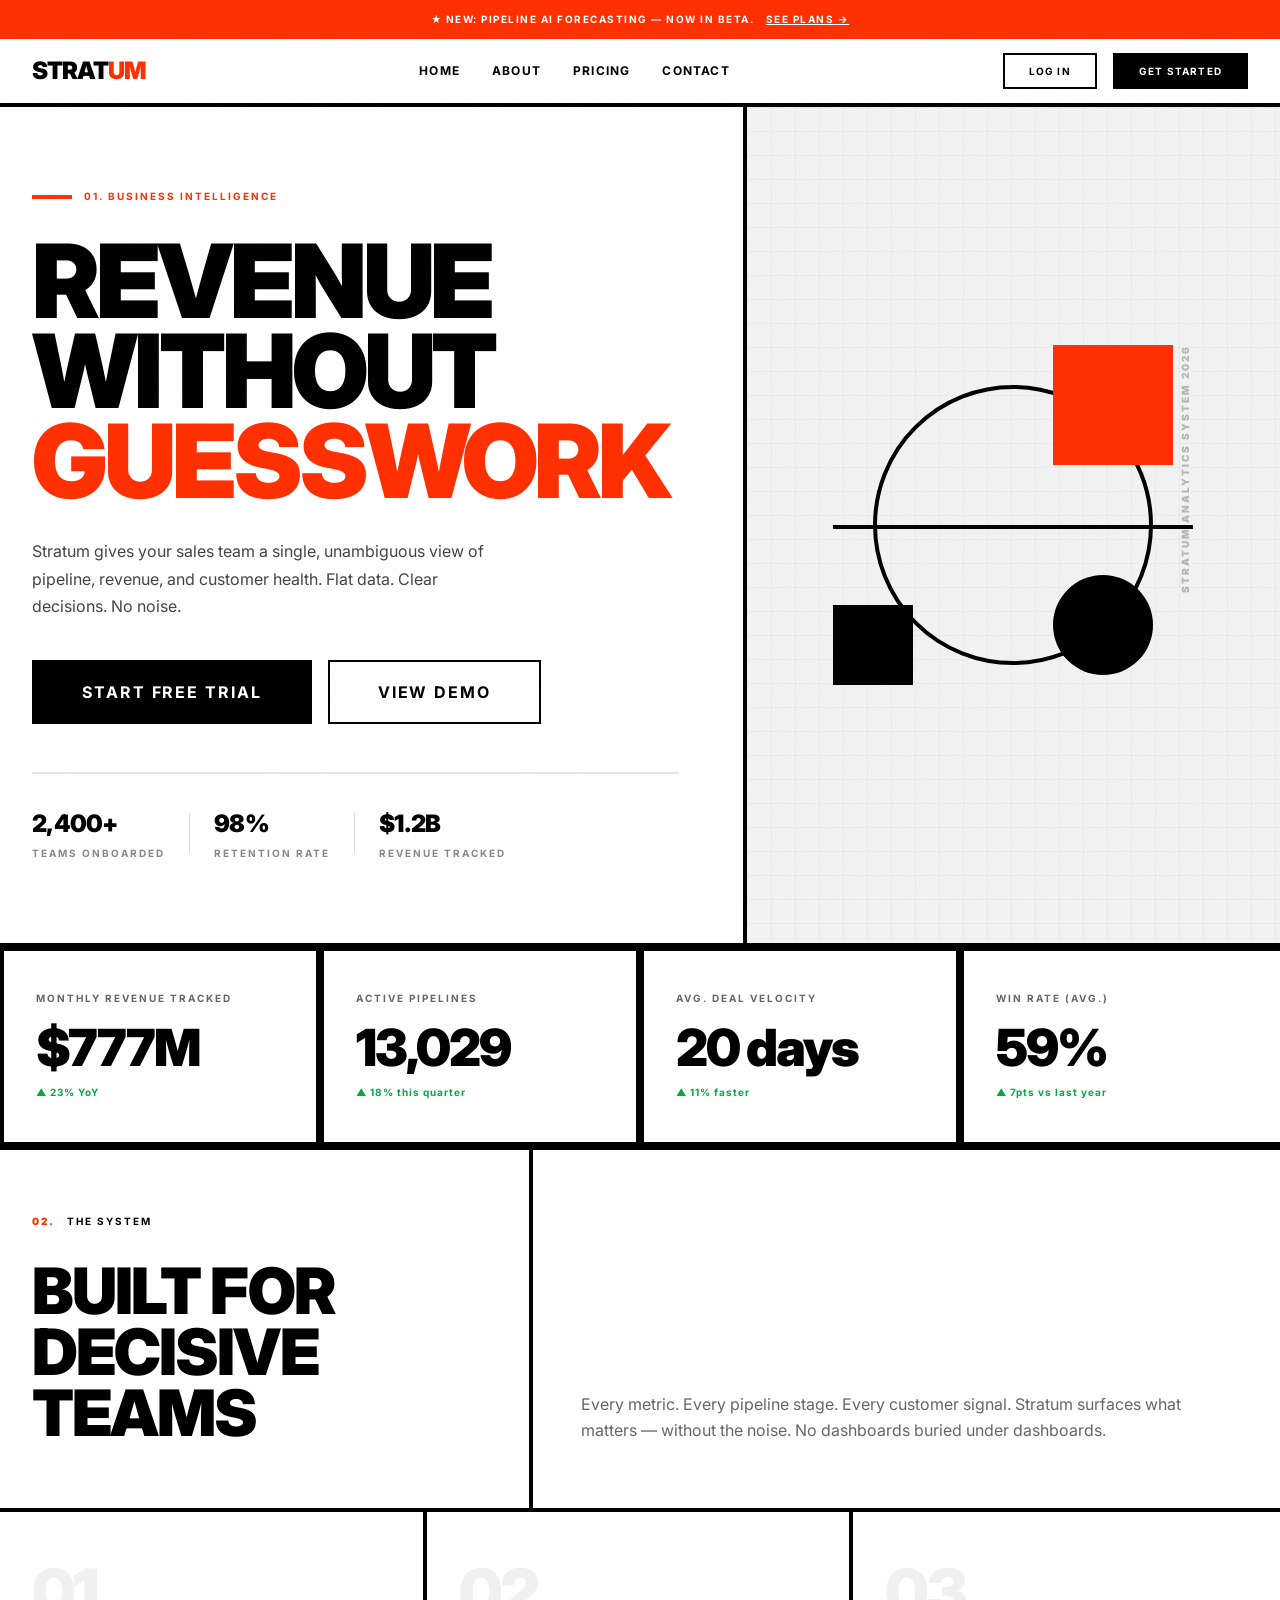
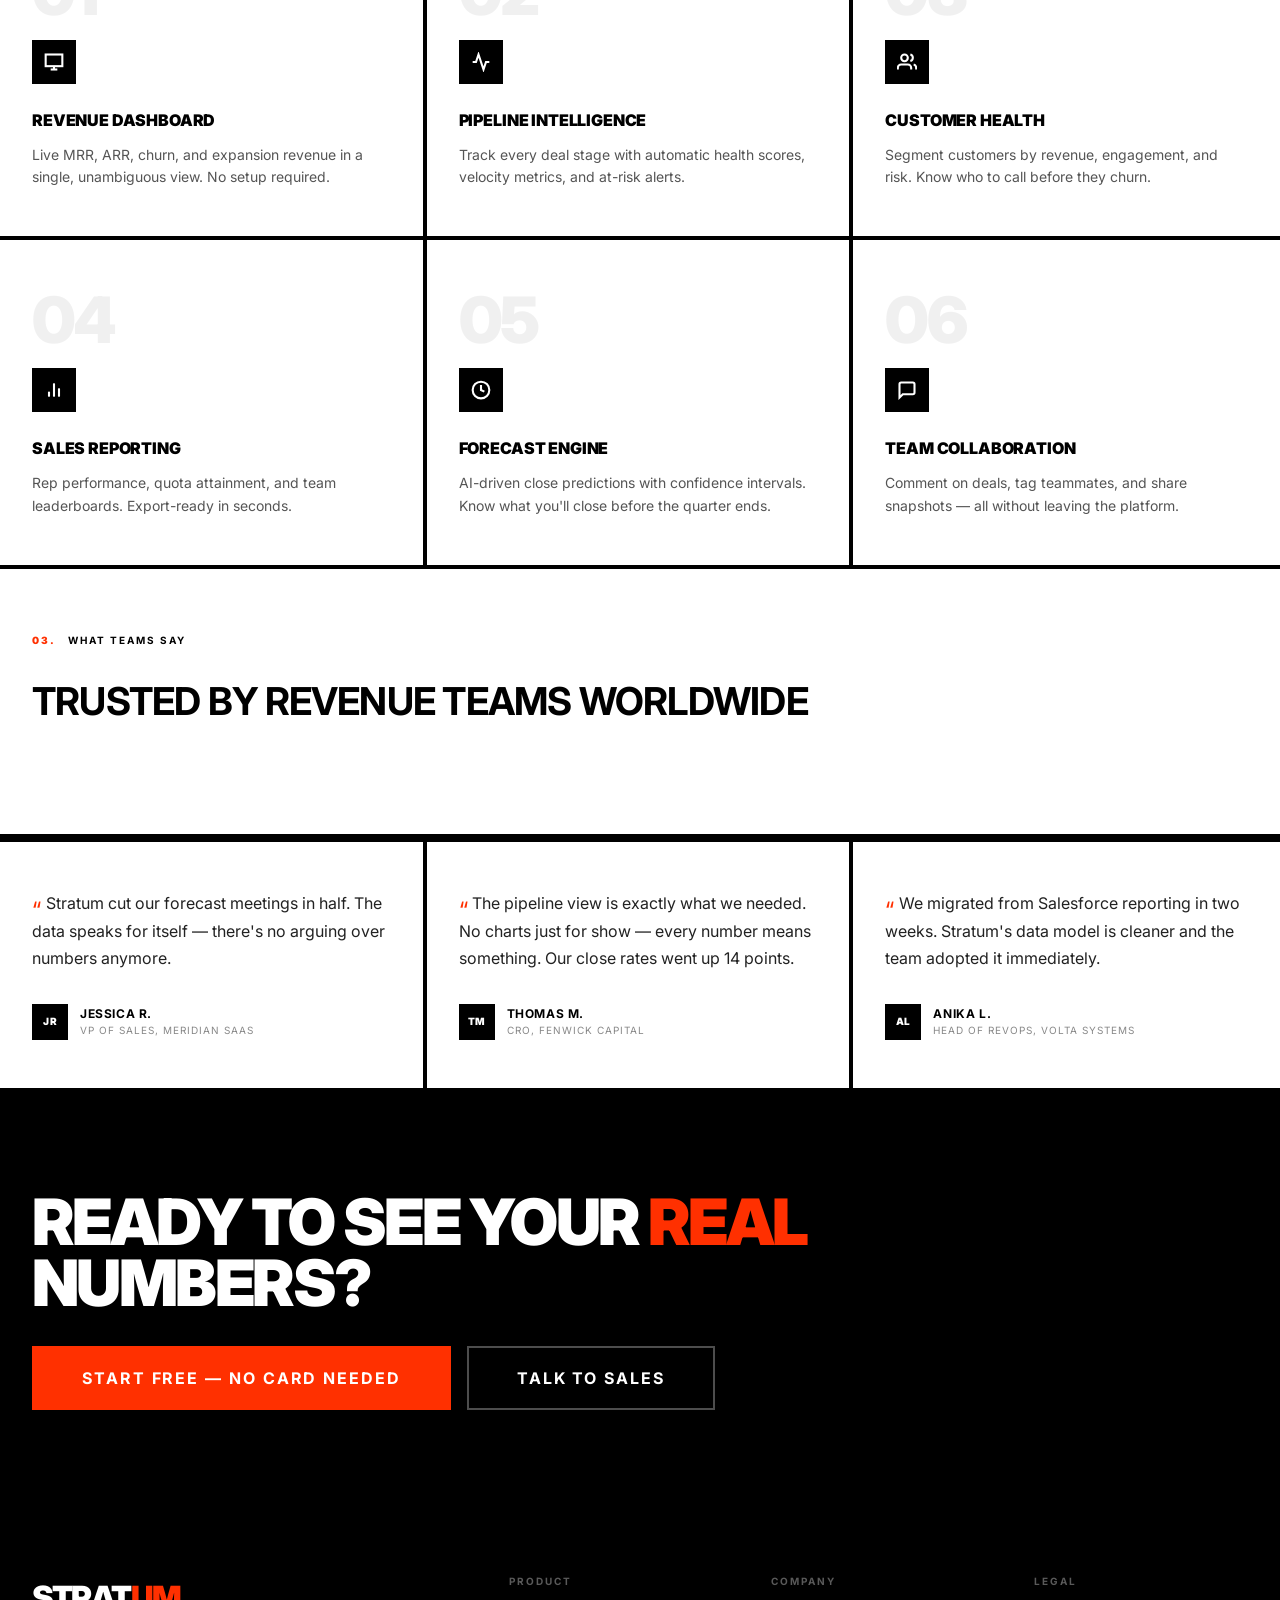
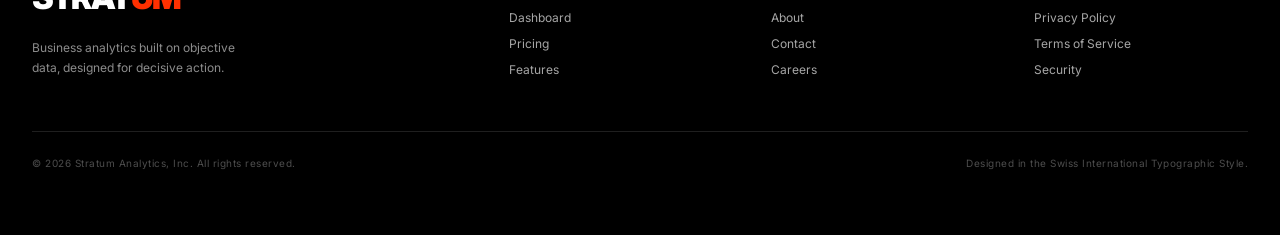
<file: index.html>
<!DOCTYPE html>
<html lang="en">
<head>
  <meta charset="UTF-8" />
  <meta name="viewport" content="width=device-width, initial-scale=1.0" />
  <title>Stratum — Business Analytics Platform</title>
  <meta name="description" content="Stratum gives your sales team the clearest view of pipeline, revenue, and customer health. Built on objective data. Designed for decisive action." />
  <link rel="stylesheet" href="main.css" />
  <style>
    /* ── Page-specific: Hero ──────────────────────────────── */
    .hero {
      border-bottom: 4px solid #000;
      overflow: hidden;
    }

    .hero__grid {
      display: grid;
      grid-template-columns: 7fr 5fr;
      min-height: calc(100vh - 64px);
    }

    .hero__content {
      padding: 5rem 4rem 5rem 2rem;
      border-right: 4px solid #000;
      display: flex;
      flex-direction: column;
      justify-content: center;
    }

    .hero__eyebrow {
      display: flex;
      align-items: center;
      gap: 0.75rem;
      margin-bottom: 2rem;
    }

    .hero__eyebrow-line {
      width: 40px;
      height: 4px;
      background-color: #FF3000;
    }

    .hero__headline {
      font-size: clamp(4rem, 8vw, 9rem);
      font-weight: 900;
      line-height: 0.88;
      letter-spacing: -0.04em;
      text-transform: uppercase;
      margin-bottom: 2rem;
    }

    .hero__headline em {
      font-style: normal;
      color: #FF3000;
    }

    .hero__body {
      font-size: 1rem;
      line-height: 1.7;
      color: #444;
      max-width: 48ch;
      margin-bottom: 2.5rem;
    }

    .hero__actions {
      display: flex;
      gap: 1rem;
      flex-wrap: wrap;
    }

    .hero__proof {
      display: flex;
      align-items: center;
      gap: 1.5rem;
      margin-top: 3rem;
      padding-top: 2rem;
      border-top: 2px solid rgba(0,0,0,0.1);
    }

    .hero__proof-stat {
      display: flex;
      flex-direction: column;
      gap: 0.25rem;
    }

    .hero__proof-num {
      font-size: 1.5rem;
      font-weight: 900;
      letter-spacing: -0.03em;
    }

    .hero__proof-label {
      font-size: 0.625rem;
      font-weight: 700;
      letter-spacing: 0.2em;
      text-transform: uppercase;
      color: #888;
    }

    .hero__proof-divider {
      width: 1px;
      height: 40px;
      background-color: rgba(0,0,0,0.15);
    }

    /* ── Hero Composition ──────────────────────────────────── */
    .hero__visual {
      background-color: #F2F2F2;
      display: flex;
      align-items: center;
      justify-content: center;
      padding: 3rem;
      position: relative;
      overflow: hidden;
    }

    .composition {
      position: relative;
      width: 360px;
      height: 360px;
    }

    .comp-circle-lg {
      position: absolute;
      width: 280px;
      height: 280px;
      border-radius: 50%;
      border: 4px solid #000;
      top: 40px;
      left: 40px;
    }

    .comp-rect-accent {
      position: absolute;
      width: 120px;
      height: 120px;
      background-color: #FF3000;
      top: 0;
      right: 20px;
    }

    .comp-rect-black {
      position: absolute;
      width: 80px;
      height: 80px;
      background-color: #000;
      bottom: 20px;
      left: 0;
    }

    .comp-circle-sm {
      position: absolute;
      width: 100px;
      height: 100px;
      border-radius: 50%;
      background-color: #000;
      bottom: 30px;
      right: 40px;
    }

    .comp-line-h {
      position: absolute;
      width: 100%;
      height: 4px;
      background-color: #000;
      top: 50%;
      left: 0;
    }

    .comp-text {
      position: absolute;
      font-size: 0.625rem;
      font-weight: 900;
      letter-spacing: 0.2em;
      text-transform: uppercase;
      writing-mode: vertical-lr;
      transform: rotate(180deg);
      color: rgba(0,0,0,0.25);
      right: 0;
      top: 0;
    }

    /* ── Stats Bar ──────────────────────────────────────────── */
    .stats-bar {
      display: grid;
      grid-template-columns: repeat(4, 1fr);
      border-bottom: 4px solid #000;
    }

    .stats-bar__item {
      padding: 2.5rem 2rem;
      border-right: 4px solid #000;
    }

    .stats-bar__item:last-child { border-right: none; }

    /* ── Features ───────────────────────────────────────────── */
    .features__header {
      display: grid;
      grid-template-columns: 5fr 7fr;
      gap: 0;
      margin-bottom: 0;
      border-bottom: 4px solid #000;
    }

    .features__header-left {
      padding: 4rem 3rem 4rem 2rem;
      border-right: 4px solid #000;
    }

    .features__header-right {
      padding: 4rem 2rem 4rem 3rem;
      display: flex;
      align-items: flex-end;
    }

    .features__grid {
      display: grid;
      grid-template-columns: repeat(3, 1fr);
    }

    .feature-card {
      padding: 3rem 2rem;
      border-right: 4px solid #000;
      border-bottom: 4px solid #000;
      transition: background-color 200ms ease-out, color 200ms ease-out;
      cursor: default;
      position: relative;
      overflow: hidden;
    }

    .feature-card:nth-child(3n) { border-right: none; }
    .feature-card:nth-last-child(-n+3) { border-bottom: none; }

    .feature-card:hover { background-color: #FF3000; color: #fff; }

    .feature-card__num {
      font-size: 4rem;
      font-weight: 900;
      letter-spacing: -0.04em;
      color: rgba(0,0,0,0.06);
      line-height: 1;
      margin-bottom: 1rem;
      transition: color 200ms ease-out;
    }

    .feature-card:hover .feature-card__num { color: rgba(255,255,255,0.15); }

    .feature-card__icon {
      width: 44px;
      height: 44px;
      background-color: #000;
      display: flex;
      align-items: center;
      justify-content: center;
      margin-bottom: 1.5rem;
      transition: background-color 200ms ease-out;
    }

    .feature-card:hover .feature-card__icon { background-color: rgba(255,255,255,0.2); }

    .feature-card__icon svg { color: #fff; }

    .feature-card__title {
      font-size: 1rem;
      font-weight: 900;
      letter-spacing: -0.01em;
      text-transform: uppercase;
      margin-bottom: 0.75rem;
    }

    .feature-card__desc {
      font-size: 0.875rem;
      line-height: 1.6;
      color: #555;
      transition: color 200ms ease-out;
    }

    .feature-card:hover .feature-card__desc { color: rgba(255,255,255,0.8); }

    /* ── Testimonials ───────────────────────────────────────── */
    .testimonials__grid {
      display: grid;
      grid-template-columns: repeat(3, 1fr);
    }

    .testimonial-card {
      padding: 3rem 2rem;
      border-right: 4px solid #000;
      border-top: 4px solid #000;
      transition: transform 150ms ease-out, border-color 150ms ease-out;
      cursor: default;
    }

    .testimonial-card:last-child { border-right: none; }
    .testimonial-card:hover { transform: translateY(-2px); border-top-color: #FF3000; }

    .testimonial-card__quote {
      font-size: 1rem;
      line-height: 1.7;
      margin-bottom: 2rem;
      color: #222;
    }

    .testimonial-card__quote::before { content: '\201C'; color: #FF3000; font-size: 1.5rem; line-height: 0; vertical-align: -0.4em; margin-right: 0.2em; }

    .testimonial-card__author {
      display: flex;
      align-items: center;
      gap: 0.75rem;
    }

    .testimonial-card__name {
      font-size: 0.75rem;
      font-weight: 700;
      letter-spacing: 0.05em;
      text-transform: uppercase;
    }

    .testimonial-card__role {
      font-size: 0.625rem;
      letter-spacing: 0.1em;
      text-transform: uppercase;
      color: #888;
    }

    /* ── CTA Band ────────────────────────────────────────────── */
    .cta-band {
      background-color: #000;
      color: #fff;
      padding: 6rem 2rem;
      display: flex;
      align-items: center;
      justify-content: space-between;
      gap: 2rem;
      flex-wrap: wrap;
      border-top: 4px solid #000;
    }

    .cta-band__headline {
      font-size: clamp(2.5rem, 5vw, 4.5rem);
      font-weight: 900;
      letter-spacing: -0.04em;
      line-height: 0.95;
      text-transform: uppercase;
      max-width: 18ch;
    }

    .cta-band__headline em { font-style: normal; color: #FF3000; }

    @media (max-width: 768px) {
      .hero__grid { grid-template-columns: 1fr; }
      .hero__visual { display: none; }
      .hero__content { padding: 3rem 1.5rem; border-right: none; }
      .stats-bar { grid-template-columns: repeat(2, 1fr); }
      .stats-bar__item:nth-child(2) { border-right: none; }
      .stats-bar__item:nth-child(3) { border-right: 4px solid #000; border-top: 4px solid #000; }
      .stats-bar__item:nth-child(4) { border-right: none; border-top: 4px solid #000; }
      .features__header { grid-template-columns: 1fr; }
      .features__header-left { border-right: none; border-bottom: 4px solid #000; }
      .features__grid { grid-template-columns: 1fr; }
      .feature-card { border-right: none; border-bottom: 4px solid #000; }
      .feature-card:nth-child(3n) { border-right: none; }
      .testimonials__grid { grid-template-columns: 1fr; }
      .testimonial-card { border-right: none; }
      .cta-band { flex-direction: column; align-items: flex-start; }
    }
  </style>
</head>
<body>

  <!-- Alert Bar -->
  <div class="alert-bar" role="banner">
    ★ New: Pipeline AI Forecasting — Now in Beta. <a href="pricing.html" style="text-decoration:underline;margin-left:.5rem;">See Plans →</a>
  </div>

  <!-- Navigation -->
  <nav class="nav" role="navigation" aria-label="Main navigation">
    <div class="container">
      <div class="nav__inner">
        <a href="index.html" class="nav__logo" aria-label="Stratum home">Strat<span>um</span></a>

        <div class="nav__links" role="list">
          <a href="index.html" class="nav__link" role="listitem">
            <span>Home</span><span>Home</span>
          </a>
          <a href="about.html" class="nav__link" role="listitem">
            <span>About</span><span>About</span>
          </a>
          <a href="pricing.html" class="nav__link" role="listitem">
            <span>Pricing</span><span>Pricing</span>
          </a>
          <a href="contact.html" class="nav__link" role="listitem">
            <span>Contact</span><span>Contact</span>
          </a>
        </div>

        <div class="nav__actions">
          <a href="login.html" class="btn btn-secondary btn-sm">Log In</a>
          <a href="login.html#signup" class="btn btn-primary btn-sm">Get Started</a>
        </div>

        <button class="menu-toggle" id="menu-toggle" aria-label="Open menu" aria-expanded="false">
          <span></span><span></span><span></span>
        </button>
      </div>
    </div>
  </nav>

  <!-- Mobile Nav -->
  <div class="mobile-nav" id="mobile-nav" role="dialog" aria-label="Mobile navigation">
    <a href="index.html" class="mobile-nav__link">Home</a>
    <a href="about.html" class="mobile-nav__link">About</a>
    <a href="pricing.html" class="mobile-nav__link">Pricing</a>
    <a href="contact.html" class="mobile-nav__link">Contact</a>
    <div style="margin-top:2rem;display:flex;flex-direction:column;gap:1rem;">
      <a href="login.html" class="btn btn-secondary btn-full btn-lg">Log In</a>
      <a href="login.html#signup" class="btn btn-accent btn-full btn-lg">Get Started</a>
    </div>
  </div>

  <!-- Hero -->
  <section class="hero" aria-labelledby="hero-headline">
    <div class="hero__grid">
      <div class="hero__content">
        <div class="hero__eyebrow">
          <div class="hero__eyebrow-line" aria-hidden="true"></div>
          <span class="type-label text-accent">01. Business Intelligence</span>
        </div>

        <h1 class="hero__headline" id="hero-headline">
          Revenue<br/>
          Without<br/>
          <em>Guesswork</em>
        </h1>

        <p class="hero__body">
          Stratum gives your sales team a single, unambiguous view of pipeline, revenue, and customer health. Flat data. Clear decisions. No noise.
        </p>

        <div class="hero__actions">
          <a href="login.html#signup" class="btn btn-primary btn-lg">Start Free Trial</a>
          <a href="dashboard.html" class="btn btn-secondary btn-lg">View Demo</a>
        </div>

        <div class="hero__proof" aria-label="Social proof">
          <div class="hero__proof-stat">
            <span class="hero__proof-num" data-counter data-target="2400" data-suffix="+">0+</span>
            <span class="hero__proof-label">Teams Onboarded</span>
          </div>
          <div class="hero__proof-divider" aria-hidden="true"></div>
          <div class="hero__proof-stat">
            <span class="hero__proof-num" data-counter data-target="98" data-suffix="%">0%</span>
            <span class="hero__proof-label">Retention Rate</span>
          </div>
          <div class="hero__proof-divider" aria-hidden="true"></div>
          <div class="hero__proof-stat">
            <span class="hero__proof-num" data-counter data-prefix="$" data-target="1.2" data-suffix="B">$0B</span>
            <span class="hero__proof-label">Revenue Tracked</span>
          </div>
        </div>
      </div>

      <div class="hero__visual swiss-grid-pattern" aria-hidden="true">
        <div class="composition">
          <div class="comp-circle-lg"></div>
          <div class="comp-rect-accent"></div>
          <div class="comp-rect-black"></div>
          <div class="comp-circle-sm"></div>
          <div class="comp-line-h"></div>
          <span class="comp-text">Stratum Analytics System 2026</span>
        </div>
      </div>
    </div>
  </section>

  <!-- Stats Bar -->
  <div class="stats-bar" role="list" aria-label="Platform statistics">
    <div class="stat-card stats-bar__item" role="listitem">
      <div class="stat-card__label">Monthly Revenue Tracked</div>
      <div class="stat-card__value" data-counter data-prefix="$" data-target="847" data-suffix="M">$0M</div>
      <div class="stat-card__delta stat-card__delta--up">▲ 23% YoY</div>
    </div>
    <div class="stat-card stats-bar__item" role="listitem">
      <div class="stat-card__label">Active Pipelines</div>
      <div class="stat-card__value" data-counter data-target="14200" data-suffix="">0</div>
      <div class="stat-card__delta stat-card__delta--up">▲ 18% this quarter</div>
    </div>
    <div class="stat-card stats-bar__item" role="listitem">
      <div class="stat-card__label">Avg. Deal Velocity</div>
      <div class="stat-card__value" data-counter data-target="22" data-suffix=" days">0 days</div>
      <div class="stat-card__delta stat-card__delta--up">▲ 11% faster</div>
    </div>
    <div class="stat-card stats-bar__item" role="listitem">
      <div class="stat-card__label">Win Rate (Avg.)</div>
      <div class="stat-card__value" data-counter data-target="64" data-suffix="%">0%</div>
      <div class="stat-card__delta stat-card__delta--up">▲ 7pts vs last year</div>
    </div>
  </div>

  <!-- Features -->
  <section class="section" style="padding:0;border-bottom:4px solid #000;" aria-labelledby="features-heading">
    <div class="features__header">
      <div class="features__header-left">
        <div class="section-label">
          <span class="section-label__num">02.</span>
          <span class="section-label__text">The System</span>
        </div>
        <h2 class="type-headline reveal" id="features-heading">Built for<br/>Decisive<br/>Teams</h2>
      </div>
      <div class="features__header-right">
        <p class="type-body text-muted reveal">Every metric. Every pipeline stage. Every customer signal. Stratum surfaces what matters — without the noise. No dashboards buried under dashboards.</p>
      </div>
    </div>

    <div class="features__grid">
      <div class="feature-card reveal">
        <div class="feature-card__num">01</div>
        <div class="feature-card__icon" aria-hidden="true">
          <svg width="20" height="20" viewBox="0 0 24 24" fill="none" stroke="currentColor" stroke-width="2.5"><rect x="2" y="3" width="20" height="14" rx="0" ry="0"/><line x1="8" y1="21" x2="16" y2="21"/><line x1="12" y1="17" x2="12" y2="21"/></svg>
        </div>
        <h3 class="feature-card__title">Revenue Dashboard</h3>
        <p class="feature-card__desc">Live MRR, ARR, churn, and expansion revenue in a single, unambiguous view. No setup required.</p>
      </div>
      <div class="feature-card reveal reveal-delay-1">
        <div class="feature-card__num">02</div>
        <div class="feature-card__icon" aria-hidden="true">
          <svg width="20" height="20" viewBox="0 0 24 24" fill="none" stroke="currentColor" stroke-width="2.5"><polyline points="22 12 18 12 15 21 9 3 6 12 2 12"/></svg>
        </div>
        <h3 class="feature-card__title">Pipeline Intelligence</h3>
        <p class="feature-card__desc">Track every deal stage with automatic health scores, velocity metrics, and at-risk alerts.</p>
      </div>
      <div class="feature-card reveal reveal-delay-2">
        <div class="feature-card__num">03</div>
        <div class="feature-card__icon" aria-hidden="true">
          <svg width="20" height="20" viewBox="0 0 24 24" fill="none" stroke="currentColor" stroke-width="2.5"><path d="M17 21v-2a4 4 0 0 0-4-4H5a4 4 0 0 0-4 4v2"/><circle cx="9" cy="7" r="4"/><path d="M23 21v-2a4 4 0 0 0-3-3.87"/><path d="M16 3.13a4 4 0 0 1 0 7.75"/></svg>
        </div>
        <h3 class="feature-card__title">Customer Health</h3>
        <p class="feature-card__desc">Segment customers by revenue, engagement, and risk. Know who to call before they churn.</p>
      </div>
      <div class="feature-card reveal">
        <div class="feature-card__num">04</div>
        <div class="feature-card__icon" aria-hidden="true">
          <svg width="20" height="20" viewBox="0 0 24 24" fill="none" stroke="currentColor" stroke-width="2.5"><line x1="18" y1="20" x2="18" y2="10"/><line x1="12" y1="20" x2="12" y2="4"/><line x1="6" y1="20" x2="6" y2="14"/></svg>
        </div>
        <h3 class="feature-card__title">Sales Reporting</h3>
        <p class="feature-card__desc">Rep performance, quota attainment, and team leaderboards. Export-ready in seconds.</p>
      </div>
      <div class="feature-card reveal reveal-delay-1">
        <div class="feature-card__num">05</div>
        <div class="feature-card__icon" aria-hidden="true">
          <svg width="20" height="20" viewBox="0 0 24 24" fill="none" stroke="currentColor" stroke-width="2.5"><circle cx="12" cy="12" r="10"/><polyline points="12 6 12 12 16 14"/></svg>
        </div>
        <h3 class="feature-card__title">Forecast Engine</h3>
        <p class="feature-card__desc">AI-driven close predictions with confidence intervals. Know what you'll close before the quarter ends.</p>
      </div>
      <div class="feature-card reveal reveal-delay-2">
        <div class="feature-card__num">06</div>
        <div class="feature-card__icon" aria-hidden="true">
          <svg width="20" height="20" viewBox="0 0 24 24" fill="none" stroke="currentColor" stroke-width="2.5"><path d="M21 15a2 2 0 0 1-2 2H7l-4 4V5a2 2 0 0 1 2-2h14a2 2 0 0 1 2 2z"/></svg>
        </div>
        <h3 class="feature-card__title">Team Collaboration</h3>
        <p class="feature-card__desc">Comment on deals, tag teammates, and share snapshots — all without leaving the platform.</p>
      </div>
    </div>
  </section>

  <!-- Testimonials -->
  <section class="section" style="padding:0;" aria-labelledby="testimonials-heading">
    <div class="container" style="padding-block:4rem;">
      <div class="section-label">
        <span class="section-label__num">03.</span>
        <span class="section-label__text">What Teams Say</span>
      </div>
      <h2 class="type-subhead reveal" id="testimonials-heading" style="margin-bottom:3rem;">Trusted by Revenue Teams Worldwide</h2>
    </div>
    <div class="testimonials__grid" style="border-top:4px solid #000;">
      <div class="testimonial-card reveal">
        <p class="testimonial-card__quote">Stratum cut our forecast meetings in half. The data speaks for itself — there's no arguing over numbers anymore.</p>
        <div class="testimonial-card__author">
          <div class="avatar">JR</div>
          <div>
            <div class="testimonial-card__name">Jessica R.</div>
            <div class="testimonial-card__role">VP of Sales, Meridian SaaS</div>
          </div>
        </div>
      </div>
      <div class="testimonial-card reveal reveal-delay-1">
        <p class="testimonial-card__quote">The pipeline view is exactly what we needed. No charts just for show — every number means something. Our close rates went up 14 points.</p>
        <div class="testimonial-card__author">
          <div class="avatar">TM</div>
          <div>
            <div class="testimonial-card__name">Thomas M.</div>
            <div class="testimonial-card__role">CRO, Fenwick Capital</div>
          </div>
        </div>
      </div>
      <div class="testimonial-card reveal reveal-delay-2">
        <p class="testimonial-card__quote">We migrated from Salesforce reporting in two weeks. Stratum's data model is cleaner and the team adopted it immediately.</p>
        <div class="testimonial-card__author">
          <div class="avatar">AL</div>
          <div>
            <div class="testimonial-card__name">Anika L.</div>
            <div class="testimonial-card__role">Head of RevOps, Volta Systems</div>
          </div>
        </div>
      </div>
    </div>
  </section>

  <!-- CTA Band -->
  <div class="cta-band">
    <h2 class="cta-band__headline">Ready to see your <em>real</em> numbers?</h2>
    <div style="display:flex;gap:1rem;flex-wrap:wrap;">
      <a href="login.html#signup" class="btn btn-accent btn-lg">Start Free — No Card Needed</a>
      <a href="contact.html" class="btn btn-lg" style="border:2px solid rgba(255,255,255,0.3);color:#fff;">Talk to Sales</a>
    </div>
  </div>

  <!-- Footer -->
  <footer class="footer" role="contentinfo">
    <div class="container">
      <div class="footer__grid">
        <div>
          <div class="footer__logo">Strat<span>um</span></div>
          <p class="footer__desc">Business analytics built on objective data, designed for decisive action.</p>
        </div>
        <div>
          <div class="footer__heading">Product</div>
          <a href="dashboard.html" class="footer__link">Dashboard</a>
          <a href="pricing.html" class="footer__link">Pricing</a>
          <a href="index.html" class="footer__link">Features</a>
        </div>
        <div>
          <div class="footer__heading">Company</div>
          <a href="about.html" class="footer__link">About</a>
          <a href="contact.html" class="footer__link">Contact</a>
          <a href="#" class="footer__link">Careers</a>
        </div>
        <div>
          <div class="footer__heading">Legal</div>
          <a href="#" class="footer__link">Privacy Policy</a>
          <a href="#" class="footer__link">Terms of Service</a>
          <a href="#" class="footer__link">Security</a>
        </div>
      </div>
      <div class="footer__bottom">
        <span class="footer__copy">© 2026 Stratum Analytics, Inc. All rights reserved.</span>
        <span class="footer__copy">Designed in the Swiss International Typographic Style.</span>
      </div>
    </div>
  </footer>

  <script src="main.js"></script>
</body>
</html>
</file>
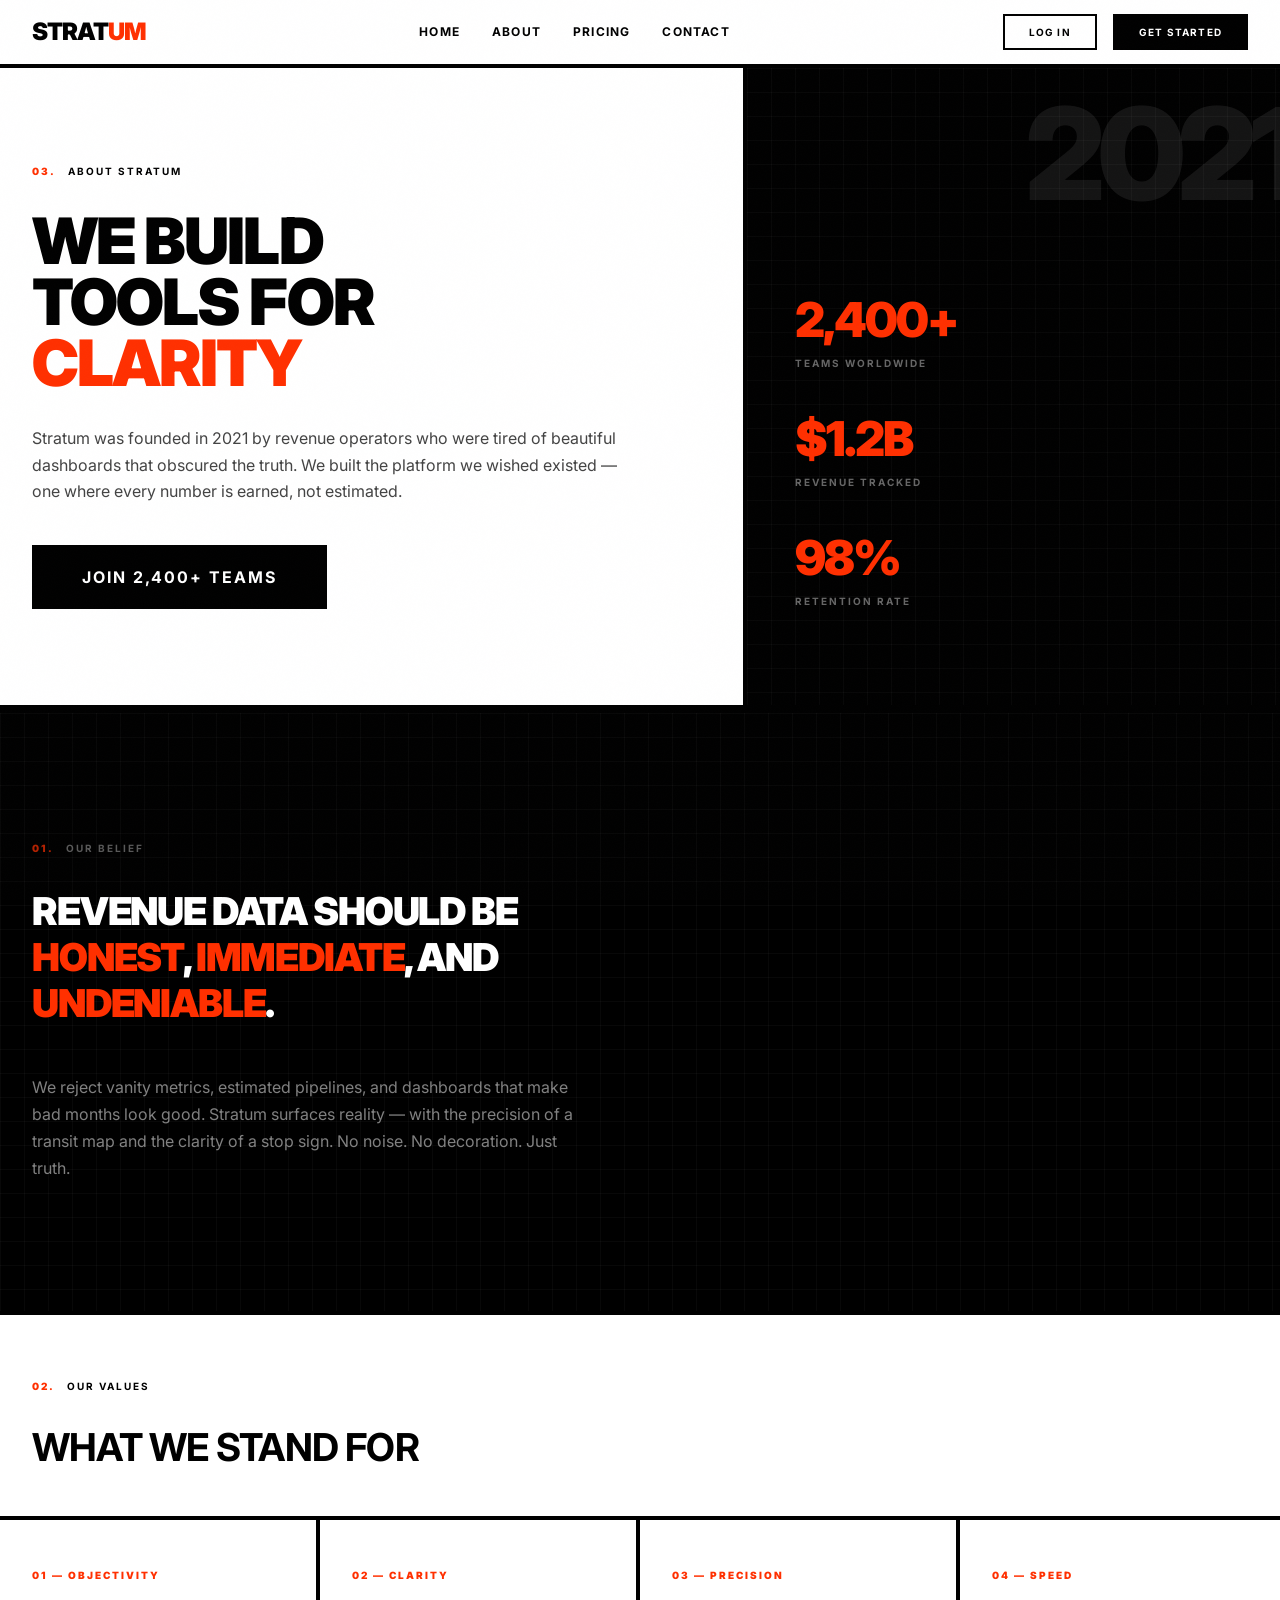
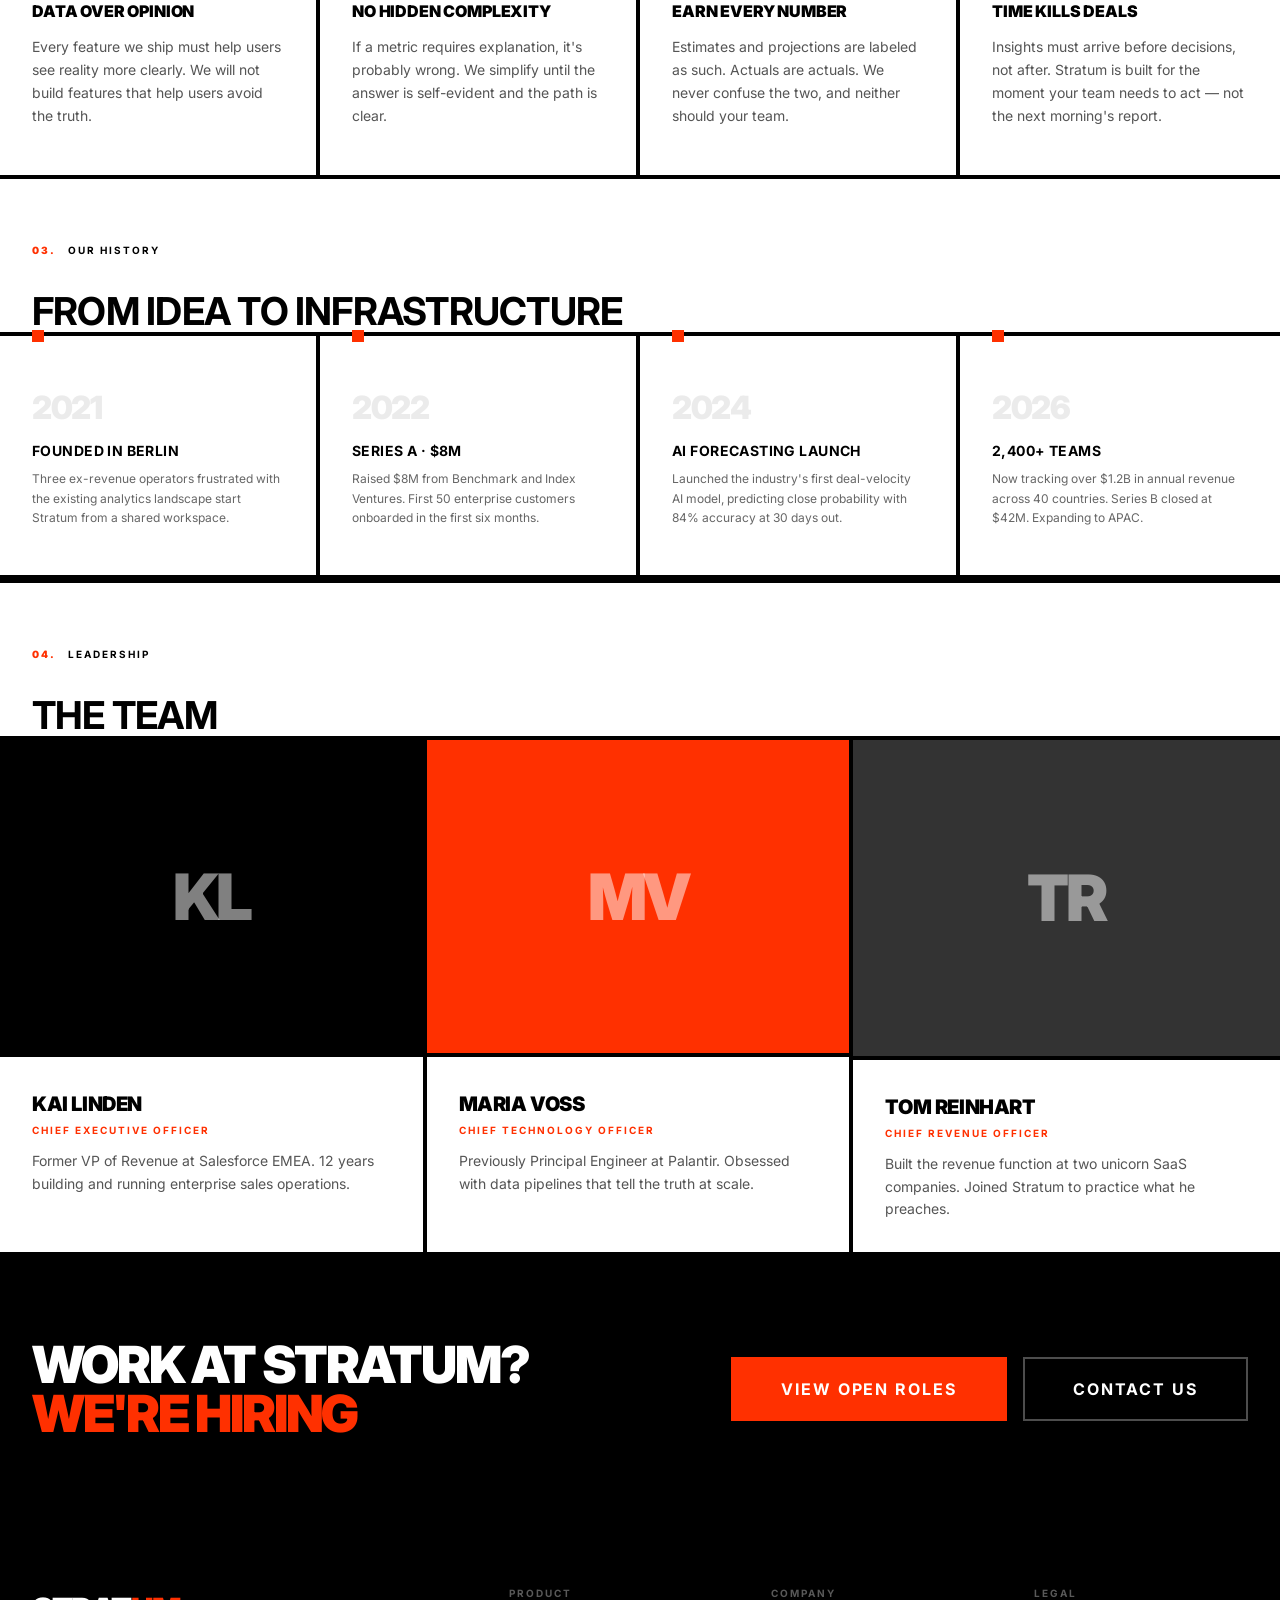
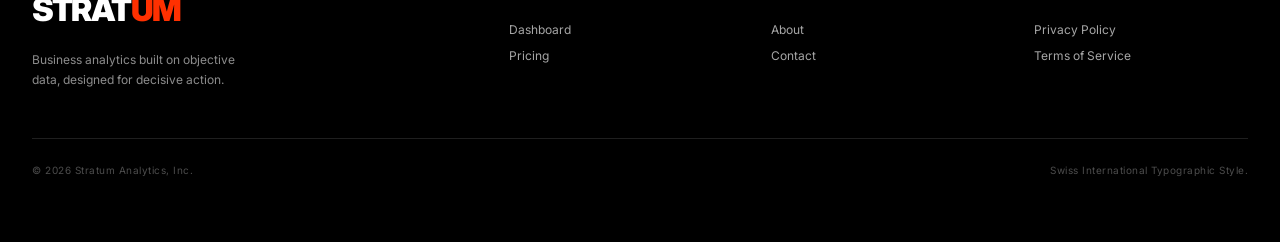
<file: about.html>
<!DOCTYPE html>
<html lang="en">
<head>
  <meta charset="UTF-8" />
  <meta name="viewport" content="width=device-width, initial-scale=1.0" />
  <title>About — Stratum Analytics</title>
  <meta name="description" content="Stratum was founded on a single belief: revenue data should be honest, objective, and immediate. Learn about our mission, values, and team." />
  <link rel="stylesheet" href="main.css" />
  <style>
    /* ── About Hero ───────────────────────────────────────── */
    .about-hero {
      border-bottom: 4px solid #000;
      overflow: hidden;
    }

    .about-hero__grid {
      display: grid;
      grid-template-columns: 7fr 5fr;
    }

    .about-hero__content {
      padding: 6rem 4rem 6rem 0;
      border-right: 4px solid #000;
    }

    .about-hero__visual {
      background-color: #000;
      color: #fff;
      padding: 4rem 3rem;
      display: flex;
      flex-direction: column;
      justify-content: flex-end;
      position: relative;
      overflow: hidden;
    }

    .about-hero__visual::before {
      content: '';
      position: absolute;
      inset: 0;
      background-image:
        linear-gradient(rgba(255,255,255,0.03) 1px, transparent 1px),
        linear-gradient(90deg, rgba(255,255,255,0.03) 1px, transparent 1px);
      background-size: 24px 24px;
    }

    .about-hero__year {
      font-size: 8rem;
      font-weight: 900;
      letter-spacing: -0.06em;
      line-height: 0.85;
      color: rgba(255,255,255,0.08);
      position: absolute;
      top: 2rem;
      right: -1rem;
    }

    .about-hero__fact {
      position: relative;
      z-index: 1;
      margin-bottom: 2rem;
    }

    .about-hero__fact-num {
      font-size: 3rem;
      font-weight: 900;
      letter-spacing: -0.04em;
      color: #FF3000;
    }

    .about-hero__fact-label {
      font-size: 0.625rem;
      font-weight: 700;
      letter-spacing: 0.2em;
      text-transform: uppercase;
      color: rgba(255,255,255,0.4);
    }

    /* ── Values ───────────────────────────────────────────── */
    .values-grid {
      display: grid;
      grid-template-columns: repeat(4, 1fr);
    }

    .value-card {
      padding: 3rem 2rem;
      border-right: 4px solid #000;
    }

    .value-card:last-child { border-right: none; }

    .value-card__num {
      font-size: 0.625rem;
      font-weight: 900;
      letter-spacing: 0.2em;
      text-transform: uppercase;
      color: #FF3000;
      margin-bottom: 1rem;
    }

    .value-card__title {
      font-size: 1rem;
      font-weight: 900;
      letter-spacing: -0.01em;
      text-transform: uppercase;
      margin-bottom: 0.75rem;
    }

    .value-card__desc {
      font-size: 0.875rem;
      line-height: 1.65;
      color: #555;
    }

    /* ── Team ─────────────────────────────────────────────── */
    .team-grid {
      display: grid;
      grid-template-columns: repeat(3, 1fr);
    }

    .team-card {
      border-right: 4px solid #000;
      border-top: 4px solid #000;
    }

    .team-card:nth-child(3n) { border-right: none; }

    .team-card__photo {
      width: 100%;
      aspect-ratio: 4/3;
      object-fit: cover;
      display: block;
      border-bottom: 4px solid #000;
    }

    .team-card__photo-placeholder {
      width: 100%;
      aspect-ratio: 4/3;
      display: flex;
      align-items: center;
      justify-content: center;
      border-bottom: 4px solid #000;
      font-size: 4rem;
      font-weight: 900;
      letter-spacing: -0.05em;
      color: rgba(255,255,255,0.5);
    }

    .team-card__body { padding: 2rem; }

    .team-card__name {
      font-size: 1.25rem;
      font-weight: 900;
      letter-spacing: -0.02em;
      text-transform: uppercase;
      margin-bottom: 0.25rem;
    }

    .team-card__role {
      font-size: 0.625rem;
      font-weight: 700;
      letter-spacing: 0.2em;
      text-transform: uppercase;
      color: #FF3000;
      margin-bottom: 0.75rem;
    }

    .team-card__bio {
      font-size: 0.875rem;
      line-height: 1.6;
      color: #555;
    }

    /* ── Manifesto ────────────────────────────────────────── */
    .manifesto {
      background-color: #000;
      color: #fff;
      padding: 8rem 0;
      border-top: 4px solid #000;
      border-bottom: 4px solid #000;
      position: relative;
      overflow: hidden;
    }

    .manifesto::before {
      content: '';
      position: absolute;
      inset: 0;
      background-image:
        linear-gradient(rgba(255,255,255,0.03) 1px, transparent 1px),
        linear-gradient(90deg, rgba(255,255,255,0.03) 1px, transparent 1px);
      background-size: 24px 24px;
    }

    .manifesto__inner {
      position: relative;
      z-index: 1;
    }

    .manifesto__text {
      font-size: clamp(1.5rem, 3vw, 2.5rem);
      font-weight: 900;
      letter-spacing: -0.03em;
      line-height: 1.2;
      text-transform: uppercase;
      max-width: 24ch;
    }

    .manifesto__text em { font-style: normal; color: #FF3000; }

    .manifesto__sub {
      font-size: 1rem;
      line-height: 1.7;
      color: rgba(255,255,255,0.5);
      max-width: 55ch;
      margin-top: 3rem;
    }

    /* ── Timeline ─────────────────────────────────────────── */
    .timeline {
      display: grid;
      grid-template-columns: repeat(4, 1fr);
      border-top: 4px solid #000;
    }

    .timeline-item {
      padding: 3rem 2rem;
      border-right: 4px solid #000;
      border-bottom: 4px solid #000;
      position: relative;
    }

    .timeline-item:last-child { border-right: none; }

    .timeline-item::before {
      content: '';
      position: absolute;
      top: 0;
      left: 2rem;
      width: 12px;
      height: 12px;
      background-color: #FF3000;
      transform: translateY(-6px);
    }

    .timeline-item__year {
      font-size: 2rem;
      font-weight: 900;
      letter-spacing: -0.04em;
      color: rgba(0,0,0,0.08);
      margin-bottom: 0.5rem;
    }

    .timeline-item__event {
      font-size: 0.875rem;
      font-weight: 700;
      letter-spacing: 0.03em;
      text-transform: uppercase;
      margin-bottom: 0.5rem;
    }

    .timeline-item__desc {
      font-size: 0.75rem;
      line-height: 1.6;
      color: #666;
    }

    @media (max-width: 768px) {
      .about-hero__grid { grid-template-columns: 1fr; }
      .about-hero__content { border-right: none; border-bottom: 4px solid #000; padding: 3rem 0; }
      .about-hero__visual { display: none; }
      .values-grid { grid-template-columns: 1fr 1fr; }
      .value-card:nth-child(2) { border-right: none; }
      .value-card:nth-child(3) { border-right: 4px solid #000; border-top: 4px solid #000; }
      .value-card:nth-child(4) { border-right: none; border-top: 4px solid #000; }
      .team-grid { grid-template-columns: 1fr; }
      .team-card { border-right: none; }
      .timeline { grid-template-columns: 1fr 1fr; }
      .timeline-item:nth-child(2) { border-right: none; }
      .timeline-item:nth-child(3) { border-right: 4px solid #000; }
      .timeline-item:nth-child(4) { border-right: none; }
    }
  </style>
</head>
<body>

  <nav class="nav" role="navigation" aria-label="Main navigation">
    <div class="container">
      <div class="nav__inner">
        <a href="index.html" class="nav__logo">Strat<span>um</span></a>
        <div class="nav__links">
          <a href="index.html" class="nav__link"><span>Home</span><span>Home</span></a>
          <a href="about.html" class="nav__link" aria-current="page"><span>About</span><span>About</span></a>
          <a href="pricing.html" class="nav__link"><span>Pricing</span><span>Pricing</span></a>
          <a href="contact.html" class="nav__link"><span>Contact</span><span>Contact</span></a>
        </div>
        <div class="nav__actions">
          <a href="login.html" class="btn btn-secondary btn-sm">Log In</a>
          <a href="login.html#signup" class="btn btn-primary btn-sm">Get Started</a>
        </div>
        <button class="menu-toggle" id="menu-toggle" aria-label="Open menu" aria-expanded="false">
          <span></span><span></span><span></span>
        </button>
      </div>
    </div>
  </nav>

  <div class="mobile-nav" id="mobile-nav">
    <a href="index.html" class="mobile-nav__link">Home</a>
    <a href="about.html" class="mobile-nav__link">About</a>
    <a href="pricing.html" class="mobile-nav__link">Pricing</a>
    <a href="contact.html" class="mobile-nav__link">Contact</a>
  </div>

  <!-- About Hero -->
  <section class="about-hero" aria-labelledby="about-headline">
    <div class="container" style="padding:0;max-width:100%;">
      <div class="about-hero__grid">
        <div class="about-hero__content" style="padding-inline-start:2rem;">
          <div class="section-label">
            <span class="section-label__num">03.</span>
            <span class="section-label__text">About Stratum</span>
          </div>
          <h1 class="type-headline reveal" id="about-headline">
            We Build<br/>
            Tools For<br/>
            <span class="text-accent">Clarity</span>
          </h1>
          <p class="type-body reveal" style="color:#444;margin-top:2rem;margin-bottom:2.5rem;">
            Stratum was founded in 2021 by revenue operators who were tired of beautiful dashboards that obscured the truth. We built the platform we wished existed — one where every number is earned, not estimated.
          </p>
          <a href="login.html#signup" class="btn btn-primary btn-lg reveal">Join 2,400+ Teams</a>
        </div>

        <div class="about-hero__visual swiss-grid-pattern" style="min-height:500px;">
          <div class="about-hero__year" aria-hidden="true">2021</div>
          <div class="about-hero__fact reveal">
            <div class="about-hero__fact-num" data-counter data-target="2400" data-suffix="+">0+</div>
            <div class="about-hero__fact-label">Teams Worldwide</div>
          </div>
          <div class="about-hero__fact reveal">
            <div class="about-hero__fact-num" data-counter data-prefix="$" data-target="1.2" data-suffix="B">$0B</div>
            <div class="about-hero__fact-label">Revenue Tracked</div>
          </div>
          <div class="about-hero__fact reveal">
            <div class="about-hero__fact-num" data-counter data-target="98" data-suffix="%">0%</div>
            <div class="about-hero__fact-label">Retention Rate</div>
          </div>
        </div>
      </div>
    </div>
  </section>

  <!-- Manifesto -->
  <section class="manifesto" aria-labelledby="manifesto-heading">
    <div class="container">
      <div class="manifesto__inner">
        <div class="section-label" style="margin-bottom:2rem;">
          <span class="section-label__num" style="color:rgba(255,48,0,0.7);">01.</span>
          <span class="section-label__text" style="color:rgba(255,255,255,0.35);">Our Belief</span>
        </div>
        <p class="manifesto__text" id="manifesto-heading">
          Revenue data should be <em>honest</em>, <em>immediate</em>, and <em>undeniable</em>.
        </p>
        <p class="manifesto__sub">
          We reject vanity metrics, estimated pipelines, and dashboards that make bad months look good. Stratum surfaces reality — with the precision of a transit map and the clarity of a stop sign. No noise. No decoration. Just truth.
        </p>
      </div>
    </div>
  </section>

  <!-- Values -->
  <section class="section" style="padding:0;border-bottom:4px solid #000;" aria-labelledby="values-heading">
    <div class="container" style="padding-block:4rem 0;">
      <div class="section-label">
        <span class="section-label__num">02.</span>
        <span class="section-label__text">Our Values</span>
      </div>
      <h2 class="type-subhead reveal" id="values-heading" style="margin-bottom:3rem;">What We Stand For</h2>
    </div>
    <div class="values-grid" style="border-top:4px solid #000;">
      <div class="value-card reveal">
        <div class="value-card__num">01 — Objectivity</div>
        <div class="value-card__title">Data Over Opinion</div>
        <p class="value-card__desc">Every feature we ship must help users see reality more clearly. We will not build features that help users avoid the truth.</p>
      </div>
      <div class="value-card reveal reveal-delay-1">
        <div class="value-card__num">02 — Clarity</div>
        <div class="value-card__title">No Hidden Complexity</div>
        <p class="value-card__desc">If a metric requires explanation, it's probably wrong. We simplify until the answer is self-evident and the path is clear.</p>
      </div>
      <div class="value-card reveal reveal-delay-2">
        <div class="value-card__num">03 — Precision</div>
        <div class="value-card__title">Earn Every Number</div>
        <p class="value-card__desc">Estimates and projections are labeled as such. Actuals are actuals. We never confuse the two, and neither should your team.</p>
      </div>
      <div class="value-card reveal reveal-delay-3">
        <div class="value-card__num">04 — Speed</div>
        <div class="value-card__title">Time Kills Deals</div>
        <p class="value-card__desc">Insights must arrive before decisions, not after. Stratum is built for the moment your team needs to act — not the next morning's report.</p>
      </div>
    </div>
  </section>

  <!-- Timeline -->
  <section class="section" style="padding:0;" aria-labelledby="timeline-heading">
    <div class="container" style="padding-block:4rem 0;">
      <div class="section-label">
        <span class="section-label__num">03.</span>
        <span class="section-label__text">Our History</span>
      </div>
      <h2 class="type-subhead reveal" id="timeline-heading" style="margin-bottom:0;">From Idea to Infrastructure</h2>
    </div>
    <div class="timeline">
      <div class="timeline-item reveal">
        <div class="timeline-item__year">2021</div>
        <div class="timeline-item__event">Founded in Berlin</div>
        <p class="timeline-item__desc">Three ex-revenue operators frustrated with the existing analytics landscape start Stratum from a shared workspace.</p>
      </div>
      <div class="timeline-item reveal reveal-delay-1">
        <div class="timeline-item__year">2022</div>
        <div class="timeline-item__event">Series A · $8M</div>
        <p class="timeline-item__desc">Raised $8M from Benchmark and Index Ventures. First 50 enterprise customers onboarded in the first six months.</p>
      </div>
      <div class="timeline-item reveal reveal-delay-2">
        <div class="timeline-item__year">2024</div>
        <div class="timeline-item__event">AI Forecasting Launch</div>
        <p class="timeline-item__desc">Launched the industry's first deal-velocity AI model, predicting close probability with 84% accuracy at 30 days out.</p>
      </div>
      <div class="timeline-item reveal reveal-delay-3">
        <div class="timeline-item__year">2026</div>
        <div class="timeline-item__event">2,400+ Teams</div>
        <p class="timeline-item__desc">Now tracking over $1.2B in annual revenue across 40 countries. Series B closed at $42M. Expanding to APAC.</p>
      </div>
    </div>
  </section>

  <!-- Team -->
  <section class="section" style="padding:0;" aria-labelledby="team-heading">
    <div class="container" style="padding-block:4rem 0;">
      <div class="section-label">
        <span class="section-label__num">04.</span>
        <span class="section-label__text">Leadership</span>
      </div>
      <h2 class="type-subhead reveal" id="team-heading" style="margin-bottom:0;">The Team</h2>
    </div>
    <div class="team-grid">
      <div class="team-card reveal">
        <div class="team-card__photo-placeholder bg-black" aria-hidden="true">KL</div>
        <div class="team-card__body">
          <div class="team-card__name">Kai Linden</div>
          <div class="team-card__role">Chief Executive Officer</div>
          <p class="team-card__bio">Former VP of Revenue at Salesforce EMEA. 12 years building and running enterprise sales operations.</p>
        </div>
      </div>
      <div class="team-card reveal reveal-delay-1">
        <div class="team-card__photo-placeholder" style="background-color:#FF3000;" aria-hidden="true">MV</div>
        <div class="team-card__body">
          <div class="team-card__name">Maria Voss</div>
          <div class="team-card__role">Chief Technology Officer</div>
          <p class="team-card__bio">Previously Principal Engineer at Palantir. Obsessed with data pipelines that tell the truth at scale.</p>
        </div>
      </div>
      <div class="team-card reveal reveal-delay-2">
        <div class="team-card__photo-placeholder" style="background-color:#333;" aria-hidden="true">TR</div>
        <div class="team-card__body">
          <div class="team-card__name">Tom Reinhart</div>
          <div class="team-card__role">Chief Revenue Officer</div>
          <p class="team-card__bio">Built the revenue function at two unicorn SaaS companies. Joined Stratum to practice what he preaches.</p>
        </div>
      </div>
    </div>
  </section>

  <!-- CTA -->
  <div class="cta-band" style="background:#000;color:#fff;padding:5rem 2rem;display:flex;align-items:center;justify-content:space-between;gap:2rem;flex-wrap:wrap;border-top:4px solid #000;">
    <h2 style="font-size:clamp(2rem,4vw,3.5rem);font-weight:900;letter-spacing:-0.04em;line-height:0.95;text-transform:uppercase;max-width:18ch;">
      Work at Stratum? <span style="color:#FF3000;">We're Hiring</span>
    </h2>
    <div style="display:flex;gap:1rem;flex-wrap:wrap;">
      <a href="contact.html" class="btn btn-accent btn-lg">View Open Roles</a>
      <a href="contact.html" class="btn btn-lg" style="border:2px solid rgba(255,255,255,0.3);color:#fff;">Contact Us</a>
    </div>
  </div>

  <!-- Footer -->
  <footer class="footer" role="contentinfo">
    <div class="container">
      <div class="footer__grid">
        <div>
          <div class="footer__logo">Strat<span>um</span></div>
          <p class="footer__desc">Business analytics built on objective data, designed for decisive action.</p>
        </div>
        <div>
          <div class="footer__heading">Product</div>
          <a href="dashboard.html" class="footer__link">Dashboard</a>
          <a href="pricing.html" class="footer__link">Pricing</a>
        </div>
        <div>
          <div class="footer__heading">Company</div>
          <a href="about.html" class="footer__link">About</a>
          <a href="contact.html" class="footer__link">Contact</a>
        </div>
        <div>
          <div class="footer__heading">Legal</div>
          <a href="#" class="footer__link">Privacy Policy</a>
          <a href="#" class="footer__link">Terms of Service</a>
        </div>
      </div>
      <div class="footer__bottom">
        <span class="footer__copy">© 2026 Stratum Analytics, Inc.</span>
        <span class="footer__copy">Swiss International Typographic Style.</span>
      </div>
    </div>
  </footer>

  <script src="main.js"></script>
</body>
</html>
</file>
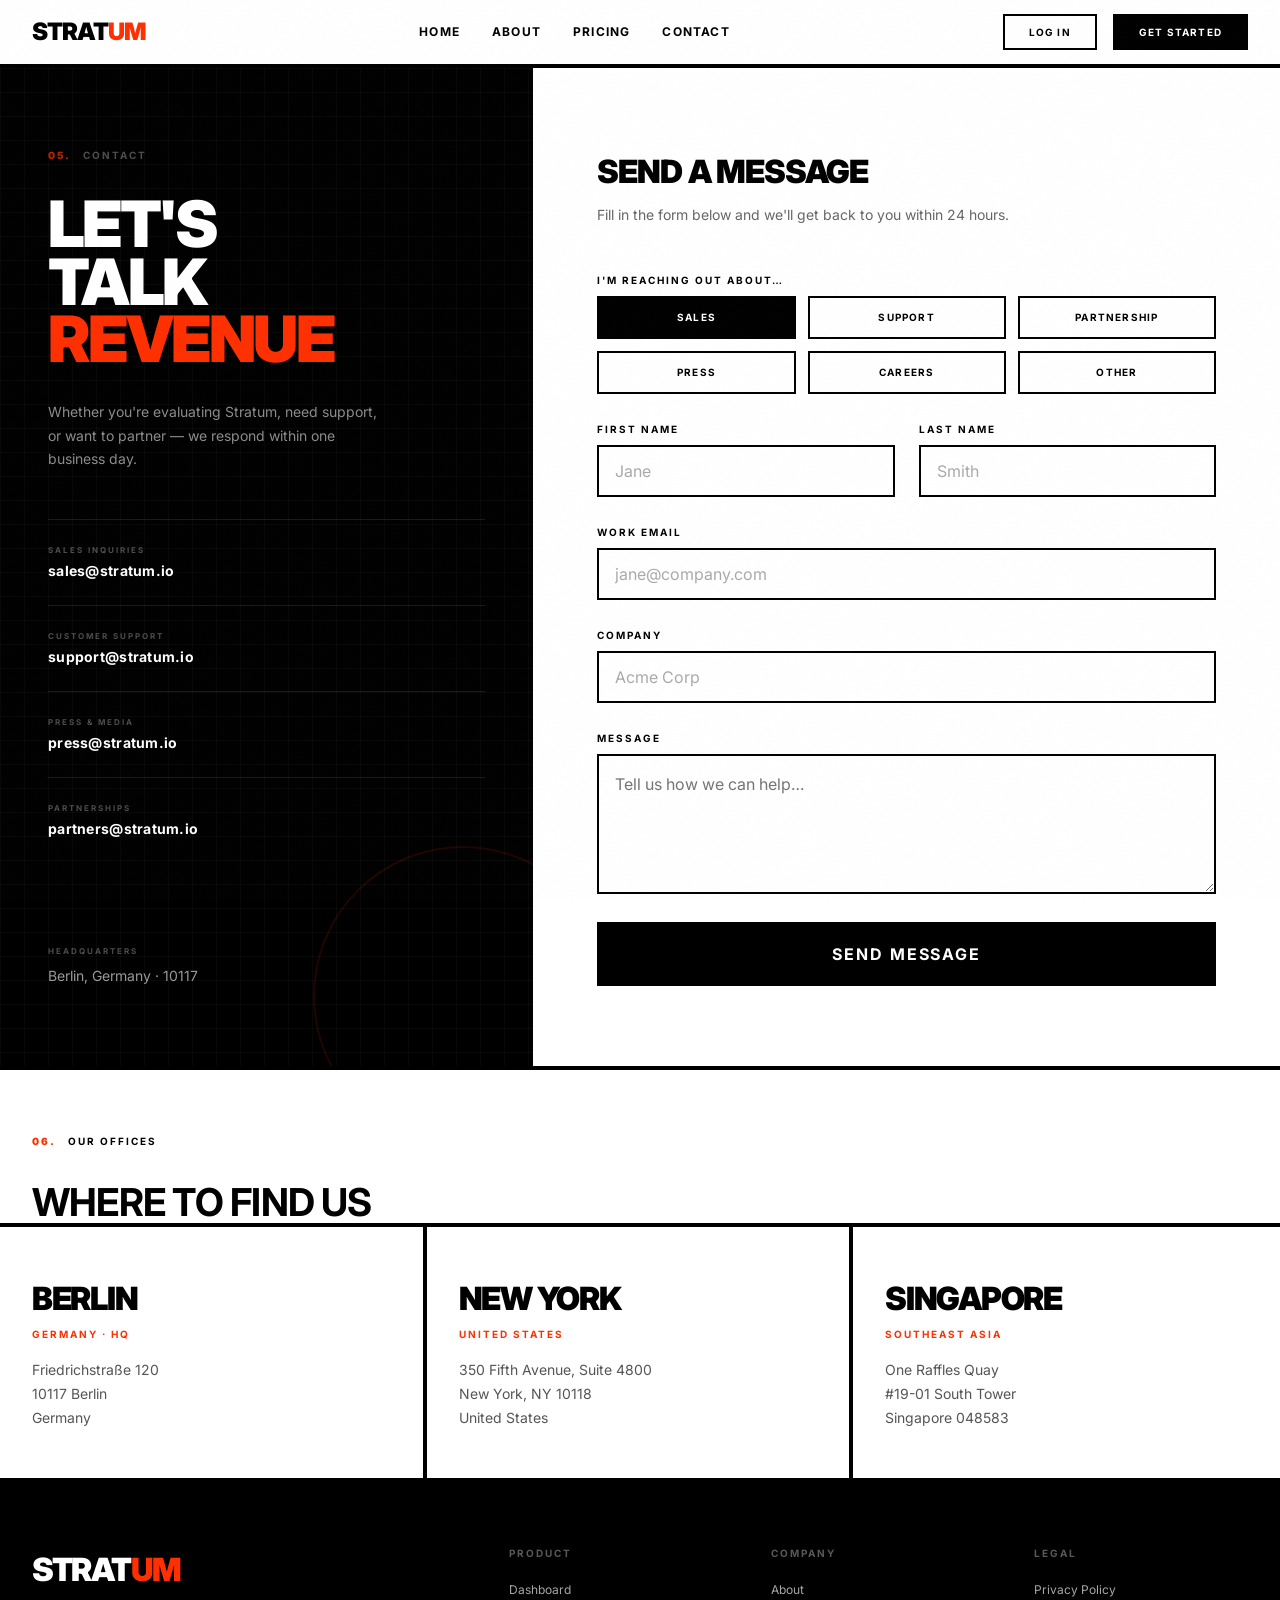
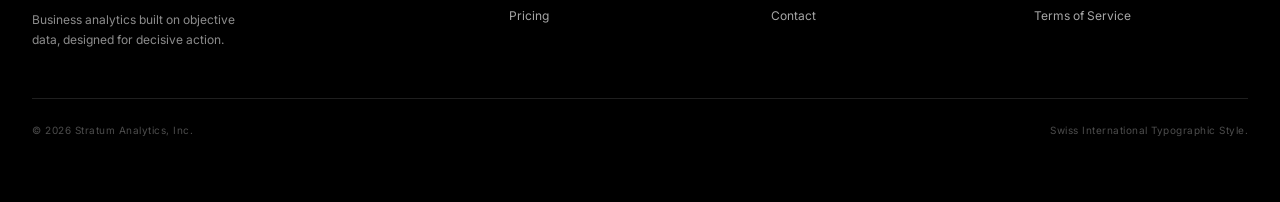
<file: contact.html>
<!DOCTYPE html>
<html lang="en">
<head>
  <meta charset="UTF-8" />
  <meta name="viewport" content="width=device-width, initial-scale=1.0" />
  <title>Contact — Stratum Analytics</title>
  <meta name="description" content="Get in touch with the Stratum team for sales inquiries, support, or partnership opportunities." />
  <link rel="stylesheet" href="main.css" />
  <style>
    /* ── Contact layout ─────────────────────────────────────── */
    .contact-grid {
      display: grid;
      grid-template-columns: 5fr 7fr;
      border-bottom: 4px solid #000;
      min-height: calc(100vh - 64px);
    }

    /* Left Info Panel */
    .contact-info {
      background-color: #000;
      color: #fff;
      padding: 5rem 3rem;
      position: relative;
      overflow: hidden;
      display: flex;
      flex-direction: column;
      justify-content: space-between;
    }

    .contact-info::before {
      content: '';
      position: absolute;
      inset: 0;
      background-image:
        linear-gradient(rgba(255,255,255,0.03) 1px, transparent 1px),
        linear-gradient(90deg, rgba(255,255,255,0.03) 1px, transparent 1px);
      background-size: 24px 24px;
    }

    .contact-info__content { position: relative; z-index: 1; }

    .contact-info__headline {
      font-size: clamp(3rem, 5vw, 5rem);
      font-weight: 900;
      letter-spacing: -0.04em;
      line-height: 0.9;
      text-transform: uppercase;
      margin-bottom: 2rem;
    }

    .contact-info__headline em { font-style: normal; color: #FF3000; }

    .contact-info__desc {
      font-size: 0.875rem;
      line-height: 1.7;
      color: rgba(255,255,255,0.55);
      max-width: 38ch;
      margin-bottom: 3rem;
    }

    .contact-method {
      display: flex;
      flex-direction: column;
      gap: 0.25rem;
      padding-block: 1.5rem;
      border-bottom: 1px solid rgba(255,255,255,0.1);
    }

    .contact-method:first-of-type { border-top: 1px solid rgba(255,255,255,0.1); }

    .contact-method__type {
      font-size: 0.5rem;
      font-weight: 700;
      letter-spacing: 0.25em;
      text-transform: uppercase;
      color: rgba(255,255,255,0.3);
    }

    .contact-method__value {
      font-size: 0.875rem;
      font-weight: 700;
      letter-spacing: 0.02em;
      transition: color 150ms ease-out;
    }

    .contact-method__value:hover { color: #FF3000; }

    .contact-info__geo {
      position: relative;
      z-index: 1;
    }

    .contact-info__geo-label {
      font-size: 0.5rem;
      font-weight: 700;
      letter-spacing: 0.25em;
      text-transform: uppercase;
      color: rgba(255,255,255,0.3);
      margin-bottom: 0.5rem;
    }

    .contact-info__geo-value {
      font-size: 0.875rem;
      color: rgba(255,255,255,0.6);
    }

    /* Decorative circle */
    .contact-info__circle {
      position: absolute;
      width: 300px;
      height: 300px;
      border-radius: 50%;
      border: 2px solid rgba(255,48,0,0.12);
      bottom: -80px;
      right: -80px;
      pointer-events: none;
    }

    /* Right Form Panel */
    .contact-form-panel {
      padding: 5rem 4rem;
    }

    .contact-form-title {
      font-size: 2rem;
      font-weight: 900;
      letter-spacing: -0.03em;
      text-transform: uppercase;
      margin-bottom: 0.5rem;
    }

    .contact-form-sub {
      font-size: 0.875rem;
      color: #666;
      margin-bottom: 3rem;
    }

    .contact-form {
      display: flex;
      flex-direction: column;
      gap: 1.75rem;
    }

    .contact-form__row {
      display: grid;
      grid-template-columns: 1fr 1fr;
      gap: 1.5rem;
    }

    .contact-type-grid {
      display: grid;
      grid-template-columns: repeat(3, 1fr);
      gap: 0.75rem;
    }

    .contact-type-btn {
      padding: 0.75rem 0.5rem;
      border: 2px solid #000;
      background: none;
      font-size: 0.625rem;
      font-weight: 700;
      letter-spacing: 0.12em;
      text-transform: uppercase;
      cursor: pointer;
      transition: background-color 150ms ease-out, color 150ms ease-out;
      text-align: center;
    }

    .contact-type-btn:hover,
    .contact-type-btn.active {
      background-color: #000;
      color: #fff;
    }

    .contact-type-btn.active-accent {
      background-color: #FF3000;
      color: #fff;
      border-color: #FF3000;
    }

    .contact-success {
      display: none;
      border: 4px solid #000;
      padding: 3rem;
      text-align: center;
    }

    .contact-success__icon {
      width: 64px;
      height: 64px;
      background-color: #FF3000;
      display: flex;
      align-items: center;
      justify-content: center;
      margin: 0 auto 2rem;
    }

    .contact-success__title {
      font-size: 1.5rem;
      font-weight: 900;
      letter-spacing: -0.02em;
      text-transform: uppercase;
      margin-bottom: 0.75rem;
    }

    /* ── Office Map-like element ─────────────────────────────── */
    .offices-grid {
      display: grid;
      grid-template-columns: repeat(3, 1fr);
      border-top: 4px solid #000;
    }

    .office-card {
      padding: 3rem 2rem;
      border-right: 4px solid #000;
    }

    .office-card:last-child { border-right: none; }

    .office-card__city {
      font-size: 2rem;
      font-weight: 900;
      letter-spacing: -0.04em;
      text-transform: uppercase;
      margin-bottom: 0.25rem;
    }

    .office-card__country {
      font-size: 0.625rem;
      font-weight: 700;
      letter-spacing: 0.2em;
      text-transform: uppercase;
      color: #FF3000;
      margin-bottom: 1rem;
    }

    .office-card__address {
      font-size: 0.875rem;
      line-height: 1.7;
      color: #555;
    }

    @media (max-width: 768px) {
      .contact-grid { grid-template-columns: 1fr; min-height: auto; }
      .contact-info { display: none; }
      .contact-form-panel { padding: 3rem 1.5rem; }
      .contact-form__row { grid-template-columns: 1fr; }
      .contact-type-grid { grid-template-columns: 1fr 1fr; }
      .offices-grid { grid-template-columns: 1fr; }
      .office-card { border-right: none; border-bottom: 4px solid #000; }
      .office-card:last-child { border-bottom: none; }
    }
  </style>
</head>
<body>

  <nav class="nav" role="navigation" aria-label="Main navigation">
    <div class="container">
      <div class="nav__inner">
        <a href="index.html" class="nav__logo">Strat<span>um</span></a>
        <div class="nav__links">
          <a href="index.html" class="nav__link"><span>Home</span><span>Home</span></a>
          <a href="about.html" class="nav__link"><span>About</span><span>About</span></a>
          <a href="pricing.html" class="nav__link"><span>Pricing</span><span>Pricing</span></a>
          <a href="contact.html" class="nav__link" aria-current="page"><span>Contact</span><span>Contact</span></a>
        </div>
        <div class="nav__actions">
          <a href="login.html" class="btn btn-secondary btn-sm">Log In</a>
          <a href="login.html#signup" class="btn btn-primary btn-sm">Get Started</a>
        </div>
        <button class="menu-toggle" id="menu-toggle" aria-label="Open menu" aria-expanded="false">
          <span></span><span></span><span></span>
        </button>
      </div>
    </div>
  </nav>

  <div class="mobile-nav" id="mobile-nav">
    <a href="index.html" class="mobile-nav__link">Home</a>
    <a href="about.html" class="mobile-nav__link">About</a>
    <a href="pricing.html" class="mobile-nav__link">Pricing</a>
    <a href="contact.html" class="mobile-nav__link">Contact</a>
  </div>

  <!-- Main Contact -->
  <div class="contact-grid">
    <!-- Left Info -->
    <div class="contact-info" aria-label="Contact information">
      <div class="contact-info__content">
        <div class="section-label" style="margin-bottom:2rem;">
          <span class="section-label__num" style="color:rgba(255,48,0,0.7);">05.</span>
          <span class="section-label__text" style="color:rgba(255,255,255,0.3);">Contact</span>
        </div>

        <h1 class="contact-info__headline">
          Let's<br/>
          Talk<br/>
          <em>Revenue</em>
        </h1>

        <p class="contact-info__desc">
          Whether you're evaluating Stratum, need support, or want to partner — we respond within one business day.
        </p>

        <div>
          <div class="contact-method">
            <span class="contact-method__type">Sales Inquiries</span>
            <a href="mailto:sales@stratum.io" class="contact-method__value">sales@stratum.io</a>
          </div>
          <div class="contact-method">
            <span class="contact-method__type">Customer Support</span>
            <a href="mailto:support@stratum.io" class="contact-method__value">support@stratum.io</a>
          </div>
          <div class="contact-method">
            <span class="contact-method__type">Press & Media</span>
            <a href="mailto:press@stratum.io" class="contact-method__value">press@stratum.io</a>
          </div>
          <div class="contact-method" style="border-bottom:none;">
            <span class="contact-method__type">Partnerships</span>
            <a href="mailto:partners@stratum.io" class="contact-method__value">partners@stratum.io</a>
          </div>
        </div>
      </div>

      <div class="contact-info__geo">
        <div class="contact-info__geo-label">Headquarters</div>
        <div class="contact-info__geo-value">Berlin, Germany · 10117</div>
      </div>

      <div class="contact-info__circle" aria-hidden="true"></div>
    </div>

    <!-- Right Form -->
    <div class="contact-form-panel">
      <!-- Success state (hidden by default) -->
      <div class="contact-success" id="contact-success" role="alert">
        <div class="contact-success__icon" aria-hidden="true">
          <svg width="28" height="28" viewBox="0 0 24 24" fill="none" stroke="#fff" stroke-width="3"><polyline points="20 6 9 17 4 12"/></svg>
        </div>
        <div class="contact-success__title">Message Sent</div>
        <p style="font-size:0.875rem;color:#555;margin-bottom:2rem;">We've received your message and will respond within one business day.</p>
        <a href="index.html" class="btn btn-primary">Back to Home</a>
      </div>

      <!-- Form -->
      <div id="contact-form-wrapper">
        <h1 class="contact-form-title">Send a Message</h1>
        <p class="contact-form-sub">Fill in the form below and we'll get back to you within 24 hours.</p>

        <form class="contact-form" id="contact-form" novalidate>
          <!-- Contact Type -->
          <div class="form-group">
            <label class="form-label">I'm reaching out about…</label>
            <div class="contact-type-grid" role="group" aria-label="Inquiry type">
              <button type="button" class="contact-type-btn active" data-type="Sales">Sales</button>
              <button type="button" class="contact-type-btn" data-type="Support">Support</button>
              <button type="button" class="contact-type-btn" data-type="Partnership">Partnership</button>
              <button type="button" class="contact-type-btn" data-type="Press">Press</button>
              <button type="button" class="contact-type-btn" data-type="Careers">Careers</button>
              <button type="button" class="contact-type-btn" data-type="Other">Other</button>
            </div>
            <input type="hidden" id="inquiry-type" value="Sales" />
          </div>

          <div class="contact-form__row">
            <div class="form-group">
              <label class="form-label" for="contact-first">First Name</label>
              <input class="form-input" type="text" id="contact-first" name="first" placeholder="Jane" autocomplete="given-name" required />
            </div>
            <div class="form-group">
              <label class="form-label" for="contact-last">Last Name</label>
              <input class="form-input" type="text" id="contact-last" name="last" placeholder="Smith" autocomplete="family-name" required />
            </div>
          </div>

          <div class="form-group">
            <label class="form-label" for="contact-email">Work Email</label>
            <input class="form-input" type="email" id="contact-email" name="email" placeholder="jane@company.com" autocomplete="email" required />
          </div>

          <div class="form-group">
            <label class="form-label" for="contact-company">Company</label>
            <input class="form-input" type="text" id="contact-company" name="company" placeholder="Acme Corp" autocomplete="organization" />
          </div>

          <div class="form-group">
            <label class="form-label" for="contact-message">Message</label>
            <textarea class="form-textarea" id="contact-message" name="message" placeholder="Tell us how we can help…" required></textarea>
          </div>

          <div id="contact-error" class="form-error" role="alert" style="display:none;"></div>

          <button type="submit" class="btn btn-primary btn-lg" id="contact-submit">Send Message</button>
        </form>
      </div>
    </div>
  </div>

  <!-- Offices -->
  <section aria-labelledby="offices-heading">
    <div class="container" style="padding-block:4rem 0;">
      <div class="section-label">
        <span class="section-label__num">06.</span>
        <span class="section-label__text">Our Offices</span>
      </div>
      <h2 class="type-subhead reveal" id="offices-heading" style="margin-bottom:0;">Where to Find Us</h2>
    </div>
    <div class="offices-grid">
      <div class="office-card reveal">
        <div class="office-card__city">Berlin</div>
        <div class="office-card__country">Germany · HQ</div>
        <address class="office-card__address" style="font-style:normal;">
          Friedrichstraße 120<br/>
          10117 Berlin<br/>
          Germany
        </address>
      </div>
      <div class="office-card reveal reveal-delay-1">
        <div class="office-card__city">New York</div>
        <div class="office-card__country">United States</div>
        <address class="office-card__address" style="font-style:normal;">
          350 Fifth Avenue, Suite 4800<br/>
          New York, NY 10118<br/>
          United States
        </address>
      </div>
      <div class="office-card reveal reveal-delay-2">
        <div class="office-card__city">Singapore</div>
        <div class="office-card__country">Southeast Asia</div>
        <address class="office-card__address" style="font-style:normal;">
          One Raffles Quay<br/>
          #19-01 South Tower<br/>
          Singapore 048583
        </address>
      </div>
    </div>
  </section>

  <!-- Footer -->
  <footer class="footer" role="contentinfo">
    <div class="container">
      <div class="footer__grid">
        <div>
          <div class="footer__logo">Strat<span>um</span></div>
          <p class="footer__desc">Business analytics built on objective data, designed for decisive action.</p>
        </div>
        <div>
          <div class="footer__heading">Product</div>
          <a href="dashboard.html" class="footer__link">Dashboard</a>
          <a href="pricing.html" class="footer__link">Pricing</a>
        </div>
        <div>
          <div class="footer__heading">Company</div>
          <a href="about.html" class="footer__link">About</a>
          <a href="contact.html" class="footer__link">Contact</a>
        </div>
        <div>
          <div class="footer__heading">Legal</div>
          <a href="#" class="footer__link">Privacy Policy</a>
          <a href="#" class="footer__link">Terms of Service</a>
        </div>
      </div>
      <div class="footer__bottom">
        <span class="footer__copy">© 2026 Stratum Analytics, Inc.</span>
        <span class="footer__copy">Swiss International Typographic Style.</span>
      </div>
    </div>
  </footer>

  <script src="main.js"></script>
  <script>
    // Inquiry type selector
    const typeButtons = document.querySelectorAll('.contact-type-btn');
    const inquiryInput = document.getElementById('inquiry-type');

    typeButtons.forEach(btn => {
      btn.addEventListener('click', () => {
        typeButtons.forEach(b => b.classList.remove('active'));
        btn.classList.add('active');
        inquiryInput.value = btn.dataset.type;
      });
    });

    // Form submit
    document.getElementById('contact-form').addEventListener('submit', e => {
      e.preventDefault();
      const email = document.getElementById('contact-email').value;
      const message = document.getElementById('contact-message').value;
      const errEl = document.getElementById('contact-error');

      if (!email || !message) {
        errEl.textContent = 'Please fill in all required fields.';
        errEl.style.display = 'block';
        return;
      }

      errEl.style.display = 'none';
      const btn = document.getElementById('contact-submit');
      btn.textContent = 'Sending…';
      btn.disabled = true;

      setTimeout(() => {
        document.getElementById('contact-form-wrapper').style.display = 'none';
        document.getElementById('contact-success').style.display = 'block';
      }, 1000);
    });
  </script>
</body>
</html>
</file>
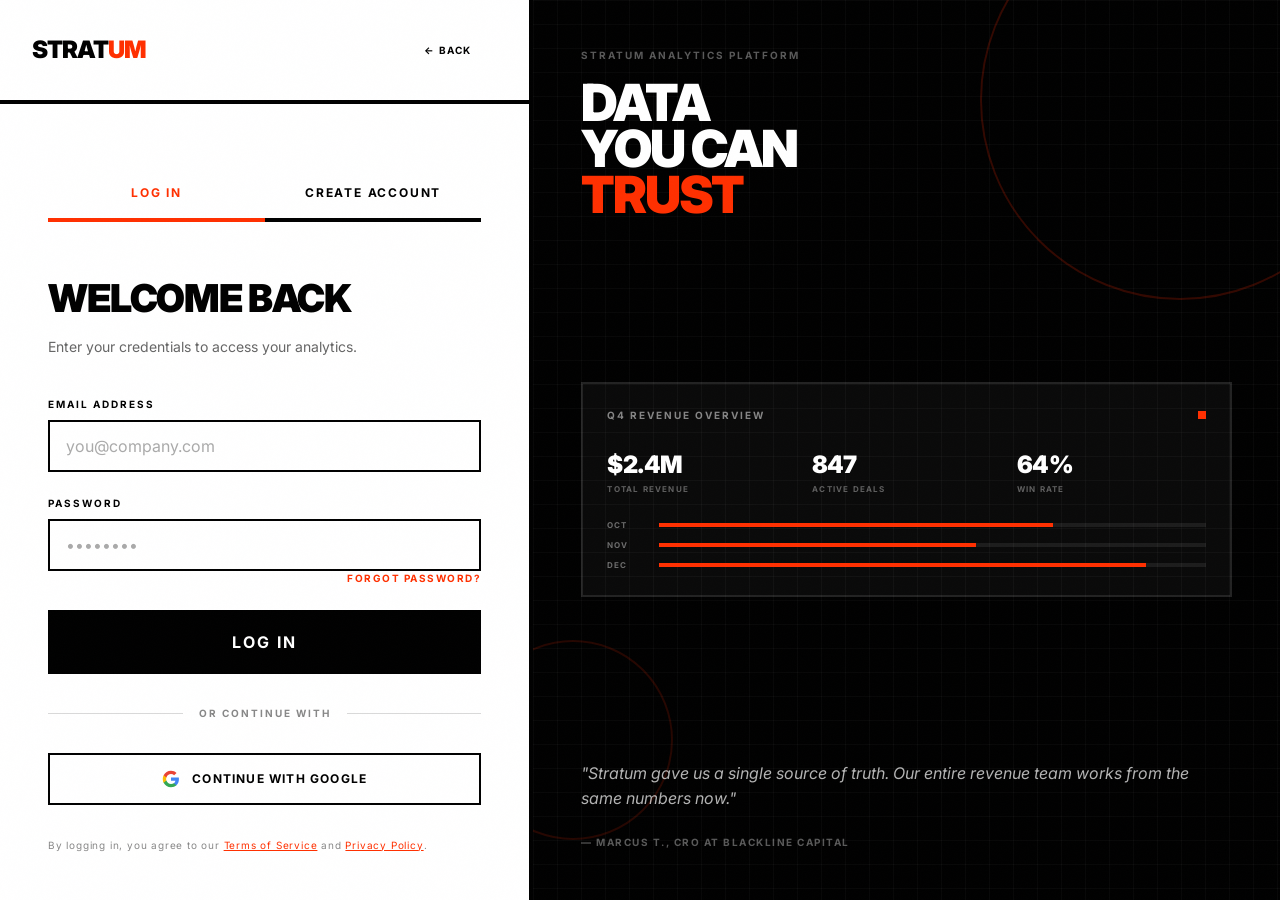
<file: login.html>
<!DOCTYPE html>
<html lang="en">
<head>
  <meta charset="UTF-8" />
  <meta name="viewport" content="width=device-width, initial-scale=1.0" />
  <title>Log In — Stratum Analytics</title>
  <meta name="description" content="Sign in to Stratum to access your revenue analytics dashboard." />
  <link rel="stylesheet" href="main.css" />
  <style>
    body { overflow: hidden; }

    .auth-layout {
      display: grid;
      grid-template-columns: 5fr 7fr;
      height: 100vh;
    }

    /* ── Left Panel ────────────────────────────────────────── */
    .auth-form-panel {
      display: flex;
      flex-direction: column;
      overflow-y: auto;
      border-right: 4px solid #000;
    }

    .auth-form-panel__header {
      padding: 2rem;
      border-bottom: 4px solid #000;
      display: flex;
      align-items: center;
      justify-content: space-between;
    }

    .auth-logo {
      font-size: 1.5rem;
      font-weight: 900;
      letter-spacing: -0.04em;
      text-transform: uppercase;
    }

    .auth-logo span { color: #FF3000; }

    .auth-form-panel__body {
      flex: 1;
      padding: 4rem 3rem;
      display: flex;
      flex-direction: column;
      justify-content: center;
    }

    .auth-tabs {
      display: flex;
      border-bottom: 4px solid #000;
      margin-bottom: 3rem;
    }

    .auth-tab {
      flex: 1;
      padding: 1rem;
      font-size: 0.75rem;
      font-weight: 700;
      letter-spacing: 0.15em;
      text-transform: uppercase;
      text-align: center;
      cursor: pointer;
      border-bottom: 4px solid transparent;
      margin-bottom: -4px;
      transition: color 150ms ease-out, border-color 150ms ease-out;
      background: none;
      border-left: none;
      border-top: none;
      border-right: none;
    }

    .auth-tab.active {
      border-bottom: 4px solid #FF3000;
      color: #FF3000;
    }

    .auth-tab:hover:not(.active) { color: #FF3000; }

    .auth-panel { display: none; }
    .auth-panel.active { display: block; }

    .auth-form-title {
      font-size: clamp(2rem, 3vw, 2.5rem);
      font-weight: 900;
      letter-spacing: -0.03em;
      text-transform: uppercase;
      margin-bottom: 0.5rem;
    }

    .auth-form-sub {
      font-size: 0.875rem;
      color: #666;
      margin-bottom: 2.5rem;
    }

    .auth-form {
      display: flex;
      flex-direction: column;
      gap: 1.5rem;
    }

    .form-row-2 {
      display: grid;
      grid-template-columns: 1fr 1fr;
      gap: 1rem;
    }

    .auth-divider {
      display: flex;
      align-items: center;
      gap: 1rem;
      margin-block: 0.5rem;
    }

    .auth-divider::before,
    .auth-divider::after {
      content: '';
      flex: 1;
      height: 1px;
      background-color: rgba(0,0,0,0.15);
    }

    .auth-divider span {
      font-size: 0.625rem;
      font-weight: 700;
      letter-spacing: 0.2em;
      text-transform: uppercase;
      color: #888;
    }

    .oauth-btn {
      display: flex;
      align-items: center;
      justify-content: center;
      gap: 0.75rem;
      height: 52px;
      border: 2px solid #000;
      background: none;
      font-size: 0.75rem;
      font-weight: 700;
      letter-spacing: 0.1em;
      text-transform: uppercase;
      cursor: pointer;
      transition: background-color 150ms ease-out, color 150ms ease-out;
      width: 100%;
    }

    .oauth-btn:hover { background-color: #000; color: #fff; }

    .auth-footer-text {
      margin-top: 2rem;
      font-size: 0.625rem;
      letter-spacing: 0.08em;
      color: #888;
      line-height: 1.7;
    }

    .auth-footer-text a { text-decoration: underline; color: #FF3000; }

    .forgot-link {
      font-size: 0.625rem;
      font-weight: 700;
      letter-spacing: 0.15em;
      text-transform: uppercase;
      color: #FF3000;
      text-align: right;
      margin-top: -0.5rem;
    }

    /* ── Right Panel ────────────────────────────────────────── */
    .auth-visual-panel {
      background-color: #000;
      color: #fff;
      display: flex;
      flex-direction: column;
      justify-content: space-between;
      padding: 3rem;
      position: relative;
      overflow: hidden;
    }

    .auth-visual-panel::before {
      content: '';
      position: absolute;
      inset: 0;
      background-image:
        linear-gradient(rgba(255,255,255,0.03) 1px, transparent 1px),
        linear-gradient(90deg, rgba(255,255,255,0.03) 1px, transparent 1px);
      background-size: 24px 24px;
      pointer-events: none;
    }

    .auth-visual__top {
      position: relative;
      z-index: 1;
    }

    .auth-visual__label {
      font-size: 0.625rem;
      font-weight: 700;
      letter-spacing: 0.2em;
      text-transform: uppercase;
      color: rgba(255,255,255,0.35);
      margin-bottom: 1rem;
    }

    .auth-visual__headline {
      font-size: clamp(2.5rem, 4vw, 4rem);
      font-weight: 900;
      letter-spacing: -0.04em;
      line-height: 0.9;
      text-transform: uppercase;
    }

    .auth-visual__headline em { font-style: normal; color: #FF3000; }

    /* Dashboard Preview Card */
    .dashboard-preview {
      position: relative;
      z-index: 1;
      background-color: rgba(255,255,255,0.04);
      border: 2px solid rgba(255,255,255,0.1);
      padding: 1.5rem;
      margin-block: 2rem;
    }

    .dashboard-preview__header {
      display: flex;
      align-items: center;
      justify-content: space-between;
      margin-bottom: 1.5rem;
    }

    .dashboard-preview__title {
      font-size: 0.625rem;
      font-weight: 700;
      letter-spacing: 0.2em;
      text-transform: uppercase;
      color: rgba(255,255,255,0.5);
    }

    .dashboard-preview__dot {
      width: 8px;
      height: 8px;
      background-color: #FF3000;
    }

    .preview-metrics {
      display: grid;
      grid-template-columns: repeat(3, 1fr);
      gap: 1rem;
      margin-bottom: 1.5rem;
    }

    .preview-metric__value {
      font-size: 1.5rem;
      font-weight: 900;
      letter-spacing: -0.03em;
    }

    .preview-metric__label {
      font-size: 0.5rem;
      font-weight: 700;
      letter-spacing: 0.15em;
      text-transform: uppercase;
      color: rgba(255,255,255,0.35);
    }

    .preview-bar-row {
      display: flex;
      flex-direction: column;
      gap: 0.5rem;
    }

    .preview-bar {
      display: flex;
      align-items: center;
      gap: 0.75rem;
    }

    .preview-bar__label {
      font-size: 0.5rem;
      font-weight: 700;
      letter-spacing: 0.1em;
      text-transform: uppercase;
      color: rgba(255,255,255,0.4);
      width: 40px;
      flex-shrink: 0;
    }

    .preview-bar__track {
      flex: 1;
      height: 4px;
      background-color: rgba(255,255,255,0.08);
      position: relative;
    }

    .preview-bar__fill {
      position: absolute;
      left: 0;
      top: 0;
      height: 100%;
      background-color: #FF3000;
    }

    .auth-visual__quote {
      position: relative;
      z-index: 1;
    }

    .auth-visual__quote-text {
      font-size: 1rem;
      line-height: 1.6;
      color: rgba(255,255,255,0.7);
      margin-bottom: 1rem;
      font-style: italic;
    }

    .auth-visual__quote-author {
      font-size: 0.625rem;
      font-weight: 700;
      letter-spacing: 0.15em;
      text-transform: uppercase;
      color: rgba(255,255,255,0.35);
    }

    /* Geometric decorations */
    .auth-geo-circle {
      position: absolute;
      border-radius: 50%;
      border: 2px solid rgba(255,48,0,0.2);
      pointer-events: none;
    }

    @media (max-width: 768px) {
      body { overflow: auto; }
      .auth-layout { grid-template-columns: 1fr; height: auto; }
      .auth-visual-panel { display: none; }
      .auth-form-panel { border-right: none; }
      .auth-form-panel__body { padding: 2rem 1.5rem; }
      .form-row-2 { grid-template-columns: 1fr; }
    }
  </style>
</head>
<body>

  <div class="auth-layout">
    <!-- Left: Form -->
    <div class="auth-form-panel">
      <div class="auth-form-panel__header">
        <a href="index.html" class="auth-logo">Strat<span>um</span></a>
        <a href="index.html" class="btn btn-ghost btn-sm" aria-label="Back to home">
          ← Back
        </a>
      </div>

      <div class="auth-form-panel__body">
        <!-- Tabs -->
        <div class="auth-tabs" role="tablist" aria-label="Authentication options">
          <button class="auth-tab active" id="tab-login" role="tab" aria-selected="true" aria-controls="panel-login" data-target="login">Log In</button>
          <button class="auth-tab" id="tab-signup" role="tab" aria-selected="false" aria-controls="panel-signup" data-target="signup">Create Account</button>
        </div>

        <!-- Login Panel -->
        <div class="auth-panel active" id="panel-login" role="tabpanel" aria-labelledby="tab-login">
          <h1 class="auth-form-title">Welcome Back</h1>
          <p class="auth-form-sub">Enter your credentials to access your analytics.</p>

          <form class="auth-form" id="login-form" novalidate>
            <div class="form-group">
              <label class="form-label" for="login-email">Email Address</label>
              <input class="form-input" type="email" id="login-email" name="email" placeholder="you@company.com" autocomplete="email" required />
            </div>

            <div class="form-group">
              <label class="form-label" for="login-password">Password</label>
              <input class="form-input" type="password" id="login-password" name="password" placeholder="••••••••" autocomplete="current-password" required />
              <a href="#" class="forgot-link">Forgot password?</a>
            </div>

            <button type="submit" class="btn btn-primary btn-full btn-lg" id="login-submit">Log In</button>

            <div class="auth-divider"><span>or continue with</span></div>

            <button type="button" class="oauth-btn" id="google-login-btn" aria-label="Continue with Google">
              <svg width="18" height="18" viewBox="0 0 24 24" aria-hidden="true"><path fill="#4285F4" d="M22.56 12.25c0-.78-.07-1.53-.2-2.25H12v4.26h5.92c-.26 1.37-1.04 2.53-2.21 3.31v2.77h3.57c2.08-1.92 3.28-4.74 3.28-8.09z"/><path fill="#34A853" d="M12 23c2.97 0 5.46-.98 7.28-2.66l-3.57-2.77c-.98.66-2.23 1.06-3.71 1.06-2.86 0-5.29-1.93-6.16-4.53H2.18v2.84C3.99 20.53 7.7 23 12 23z"/><path fill="#FBBC05" d="M5.84 14.09c-.22-.66-.35-1.36-.35-2.09s.13-1.43.35-2.09V7.07H2.18C1.43 8.55 1 10.22 1 12s.43 3.45 1.18 4.93l2.85-2.22.81-.62z"/><path fill="#EA4335" d="M12 5.38c1.62 0 3.06.56 4.21 1.64l3.15-3.15C17.45 2.09 14.97 1 12 1 7.7 1 3.99 3.47 2.18 7.07l3.66 2.84c.87-2.6 3.3-4.53 6.16-4.53z"/></svg>
              Continue with Google
            </button>
          </form>

          <p class="auth-footer-text">
            By logging in, you agree to our <a href="#">Terms of Service</a> and <a href="#">Privacy Policy</a>.
          </p>
        </div>

        <!-- Sign Up Panel -->
        <div class="auth-panel" id="panel-signup" role="tabpanel" aria-labelledby="tab-signup">
          <h1 class="auth-form-title">Create Account</h1>
          <p class="auth-form-sub">14-day free trial. No credit card required.</p>

          <form class="auth-form" id="signup-form" novalidate>
            <div class="form-row-2">
              <div class="form-group">
                <label class="form-label" for="signup-first">First Name</label>
                <input class="form-input" type="text" id="signup-first" name="first_name" placeholder="Jane" autocomplete="given-name" required />
              </div>
              <div class="form-group">
                <label class="form-label" for="signup-last">Last Name</label>
                <input class="form-input" type="text" id="signup-last" name="last_name" placeholder="Smith" autocomplete="family-name" required />
              </div>
            </div>

            <div class="form-group">
              <label class="form-label" for="signup-email">Work Email</label>
              <input class="form-input" type="email" id="signup-email" name="email" placeholder="jane@company.com" autocomplete="email" required />
            </div>

            <div class="form-group">
              <label class="form-label" for="signup-company">Company Name</label>
              <input class="form-input" type="text" id="signup-company" name="company" placeholder="Acme Corp" autocomplete="organization" required />
            </div>

            <div class="form-group">
              <label class="form-label" for="signup-password">Password</label>
              <input class="form-input" type="password" id="signup-password" name="password" placeholder="Min. 8 characters" autocomplete="new-password" required minlength="8" />
            </div>

            <div id="signup-error" class="form-error" role="alert" style="display:none;"></div>

            <button type="submit" class="btn btn-accent btn-full btn-lg" id="signup-submit">Create Free Account</button>

            <div class="auth-divider"><span>or sign up with</span></div>

            <button type="button" class="oauth-btn" id="google-signup-btn" aria-label="Sign up with Google">
              <svg width="18" height="18" viewBox="0 0 24 24" aria-hidden="true"><path fill="#4285F4" d="M22.56 12.25c0-.78-.07-1.53-.2-2.25H12v4.26h5.92c-.26 1.37-1.04 2.53-2.21 3.31v2.77h3.57c2.08-1.92 3.28-4.74 3.28-8.09z"/><path fill="#34A853" d="M12 23c2.97 0 5.46-.98 7.28-2.66l-3.57-2.77c-.98.66-2.23 1.06-3.71 1.06-2.86 0-5.29-1.93-6.16-4.53H2.18v2.84C3.99 20.53 7.7 23 12 23z"/><path fill="#FBBC05" d="M5.84 14.09c-.22-.66-.35-1.36-.35-2.09s.13-1.43.35-2.09V7.07H2.18C1.43 8.55 1 10.22 1 12s.43 3.45 1.18 4.93l2.85-2.22.81-.62z"/><path fill="#EA4335" d="M12 5.38c1.62 0 3.06.56 4.21 1.64l3.15-3.15C17.45 2.09 14.97 1 12 1 7.7 1 3.99 3.47 2.18 7.07l3.66 2.84c.87-2.6 3.3-4.53 6.16-4.53z"/></svg>
              Sign Up with Google
            </button>
          </form>

          <p class="auth-footer-text">
            By creating an account, you agree to our <a href="#">Terms of Service</a> and <a href="#">Privacy Policy</a>.
          </p>
        </div>
      </div>
    </div>

    <!-- Right: Visual Panel -->
    <div class="auth-visual-panel" aria-hidden="true">
      <!-- Geometric decorations -->
      <div class="auth-geo-circle" style="width:400px;height:400px;top:-100px;right:-100px;"></div>
      <div class="auth-geo-circle" style="width:200px;height:200px;bottom:60px;left:-60px;border-color:rgba(255,48,0,0.15);"></div>

      <div class="auth-visual__top">
        <div class="auth-visual__label">Stratum Analytics Platform</div>
        <div class="auth-visual__headline">
          Data<br/>You Can<br/><em>Trust</em>
        </div>
      </div>

      <!-- Mini Dashboard Preview -->
      <div class="dashboard-preview">
        <div class="dashboard-preview__header">
          <span class="dashboard-preview__title">Q4 Revenue Overview</span>
          <div class="dashboard-preview__dot"></div>
        </div>
        <div class="preview-metrics">
          <div>
            <div class="preview-metric__value">$2.4M</div>
            <div class="preview-metric__label">Total Revenue</div>
          </div>
          <div>
            <div class="preview-metric__value">847</div>
            <div class="preview-metric__label">Active Deals</div>
          </div>
          <div>
            <div class="preview-metric__value">64%</div>
            <div class="preview-metric__label">Win Rate</div>
          </div>
        </div>
        <div class="preview-bar-row">
          <div class="preview-bar">
            <span class="preview-bar__label">Oct</span>
            <div class="preview-bar__track"><div class="preview-bar__fill" style="width:72%"></div></div>
          </div>
          <div class="preview-bar">
            <span class="preview-bar__label">Nov</span>
            <div class="preview-bar__track"><div class="preview-bar__fill" style="width:58%"></div></div>
          </div>
          <div class="preview-bar">
            <span class="preview-bar__label">Dec</span>
            <div class="preview-bar__track"><div class="preview-bar__fill" style="width:89%"></div></div>
          </div>
        </div>
      </div>

      <div class="auth-visual__quote">
        <p class="auth-visual__quote-text">"Stratum gave us a single source of truth. Our entire revenue team works from the same numbers now."</p>
        <span class="auth-visual__quote-author">— Marcus T., CRO at Blackline Capital</span>
      </div>
    </div>
  </div>

  <script src="main.js"></script>
  <script>
    // Tab switching
    const tabs = document.querySelectorAll('.auth-tab');
    const panels = document.querySelectorAll('.auth-panel');

    tabs.forEach(tab => {
      tab.addEventListener('click', () => {
        tabs.forEach(t => { t.classList.remove('active'); t.setAttribute('aria-selected', 'false'); });
        panels.forEach(p => p.classList.remove('active'));
        tab.classList.add('active');
        tab.setAttribute('aria-selected', 'true');
        document.getElementById('panel-' + tab.dataset.target).classList.add('active');
      });
    });

    // Handle #signup hash
    if (window.location.hash === '#signup') {
      document.querySelector('[data-target="signup"]').click();
    }

    // Form validation demo
    document.getElementById('login-form').addEventListener('submit', e => {
      e.preventDefault();
      const btn = document.getElementById('login-submit');
      btn.textContent = 'Authenticating…';
      btn.disabled = true;
      setTimeout(() => { window.location.href = 'dashboard.html'; }, 1200);
    });

    document.getElementById('signup-form').addEventListener('submit', e => {
      e.preventDefault();
      const pwd = document.getElementById('signup-password').value;
      const err = document.getElementById('signup-error');
      if (pwd.length < 8) {
        err.textContent = 'Password must be at least 8 characters.';
        err.style.display = 'block';
        return;
      }
      err.style.display = 'none';
      const btn = document.getElementById('signup-submit');
      btn.textContent = 'Creating Account…';
      btn.disabled = true;
      setTimeout(() => { window.location.href = 'dashboard.html'; }, 1200);
    });
  </script>
</body>
</html>
</file>
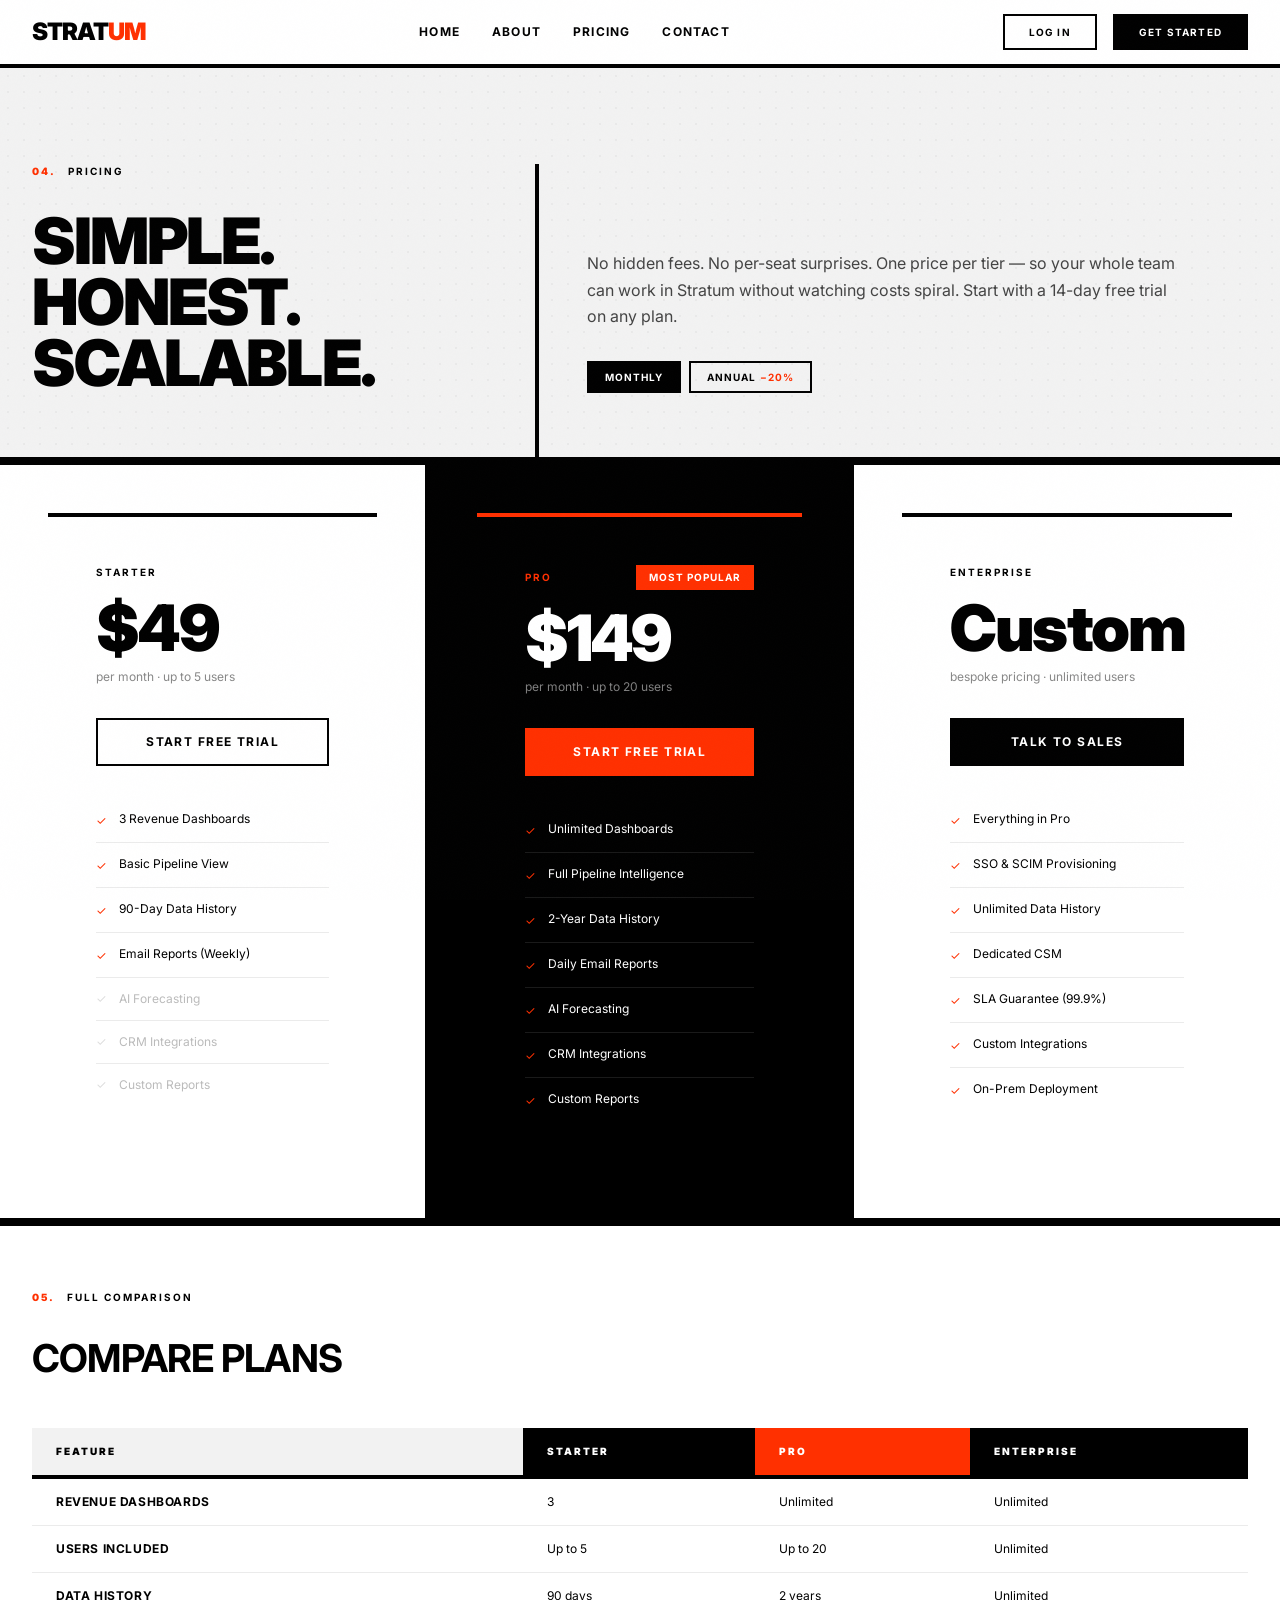
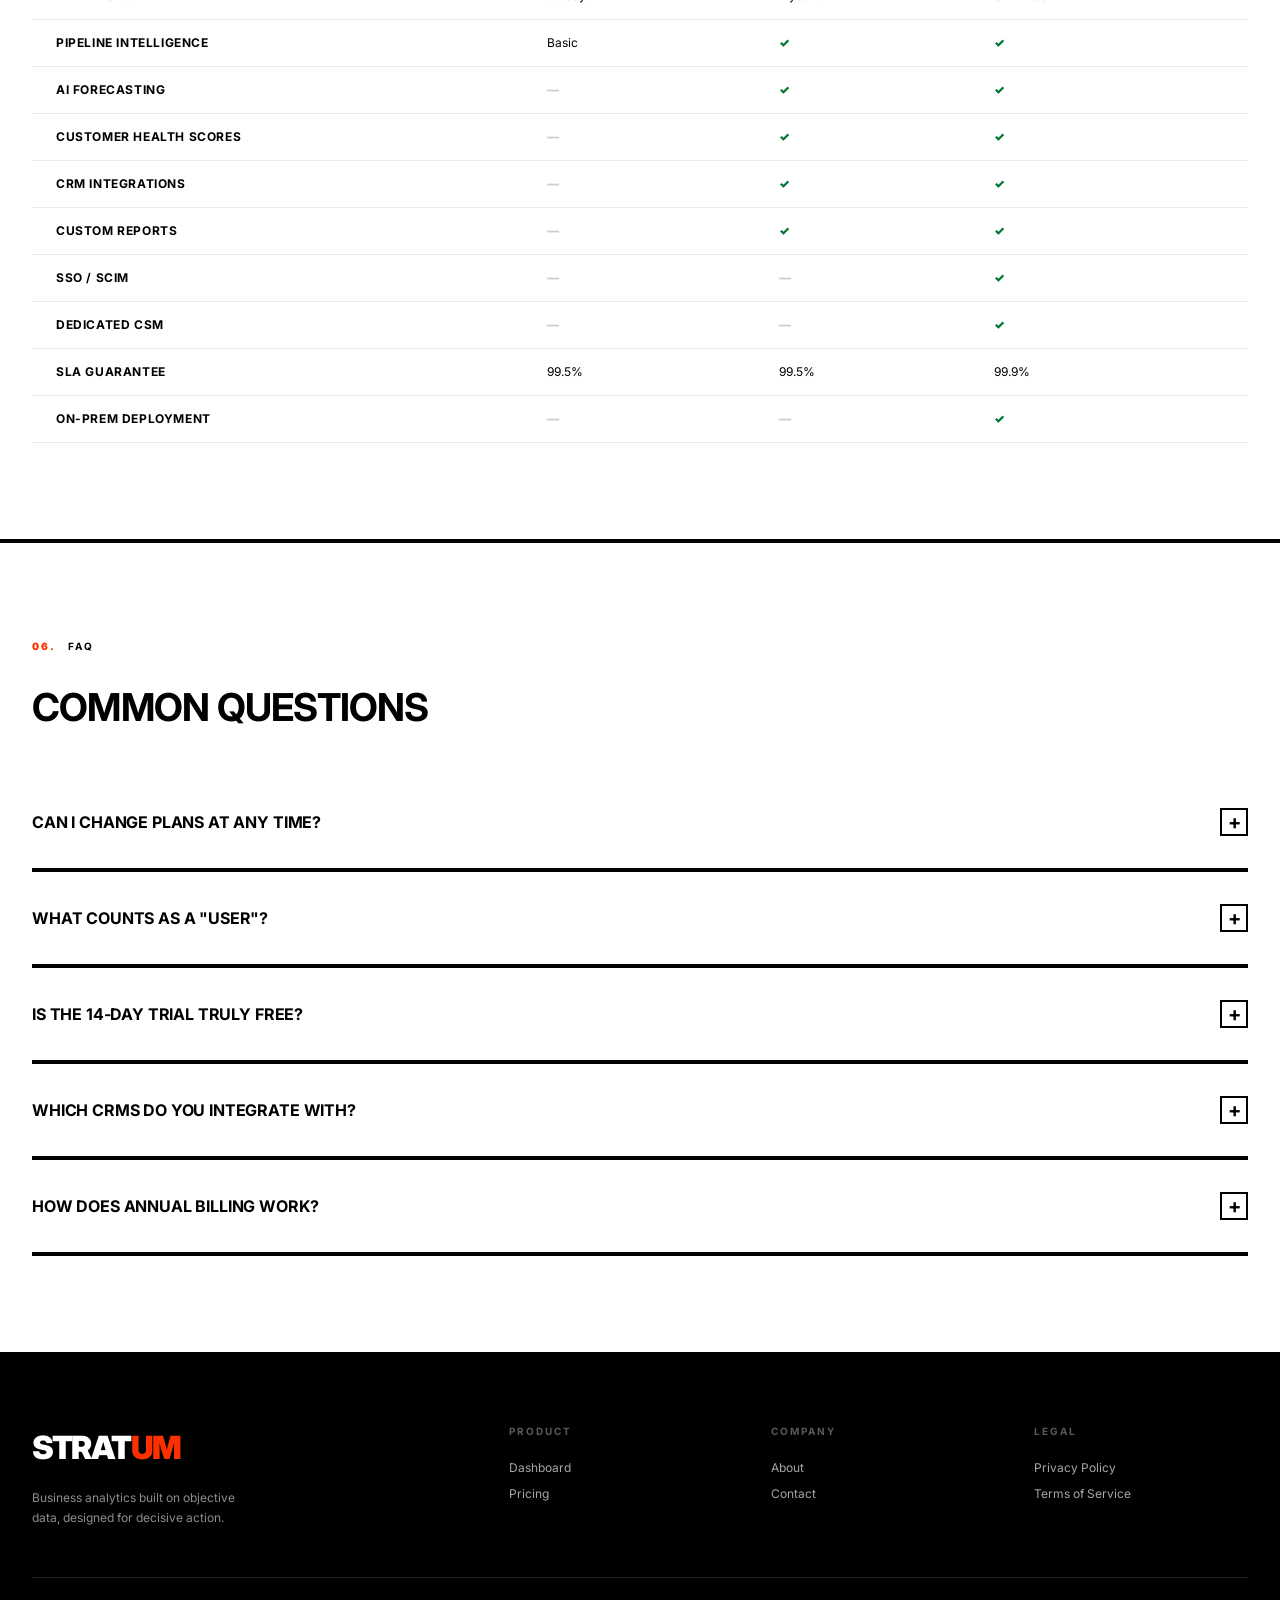
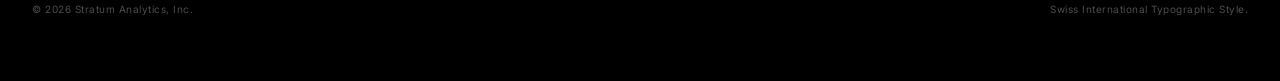
<file: pricing.html>
<!DOCTYPE html>
<html lang="en">
<head>
  <meta charset="UTF-8" />
  <meta name="viewport" content="width=device-width, initial-scale=1.0" />
  <title>Pricing — Stratum Analytics</title>
  <meta name="description" content="Simple, transparent pricing for teams of all sizes. Start free, scale as you grow." />
  <link rel="stylesheet" href="main.css" />
  <style>
    /* ── Pricing Hero ─────────────────────────────────────── */
    .pricing-hero {
      border-bottom: 4px solid #000;
      padding: 6rem 0 0;
      background-color: #F2F2F2;
    }

    .pricing-hero__inner {
      display: grid;
      grid-template-columns: 5fr 7fr;
      gap: 0;
      align-items: end;
    }

    .pricing-hero__left {
      padding: 0 3rem 4rem 0;
      border-right: 4px solid #000;
    }

    .pricing-hero__right {
      padding: 0 0 4rem 3rem;
    }

    /* ── Pricing Grid ─────────────────────────────────────── */
    .pricing-grid {
      display: grid;
      grid-template-columns: repeat(3, 1fr);
    }

    .pricing-card {
      border-right: none;
      border-left: 4px solid #000;
    }

    .pricing-card:first-child { border-left: none; }

    .pricing-card__divider {
      height: 4px;
      background-color: #000;
    }

    .pricing-card--featured .pricing-card__divider { background-color: #FF3000; }

    /* Feature comparison line */
    .pricing-card__feature:last-child { border-bottom: none; }
    .pricing-card--featured .pricing-card__check { color: #FF3000; }

    /* ── FAQ ──────────────────────────────────────────────── */
    .faq-item {
      border-bottom: 4px solid #000;
    }

    .faq-trigger {
      display: flex;
      align-items: center;
      justify-content: space-between;
      padding: 2rem 0;
      width: 100%;
      background: none;
      border: none;
      cursor: pointer;
      text-align: left;
    }

    .faq-trigger__text {
      font-size: 1rem;
      font-weight: 700;
      letter-spacing: -0.01em;
      text-transform: uppercase;
    }

    .faq-icon {
      width: 28px;
      height: 28px;
      border: 2px solid #000;
      display: flex;
      align-items: center;
      justify-content: center;
      flex-shrink: 0;
      transition: transform 200ms ease-out, background-color 200ms ease-out;
      font-size: 1.25rem;
      font-weight: 700;
      color: #000;
    }

    .faq-item.open .faq-icon {
      transform: rotate(45deg);
      background-color: #FF3000;
      border-color: #FF3000;
      color: #fff;
    }

    .faq-body {
      max-height: 0;
      overflow: hidden;
      transition: max-height 300ms ease-out;
    }

    .faq-body__inner {
      padding-bottom: 2rem;
      font-size: 0.875rem;
      line-height: 1.7;
      color: #444;
      max-width: 65ch;
    }

    /* ── Compare Table ────────────────────────────────────── */
    .compare-table { width: 100%; border-collapse: collapse; }

    .compare-table th {
      text-align: left;
      padding: 1rem 1.5rem;
      font-size: 0.625rem;
      font-weight: 900;
      letter-spacing: 0.2em;
      text-transform: uppercase;
      border-bottom: 4px solid #000;
    }

    .compare-table th:first-child { background-color: #F2F2F2; }
    .compare-table th:nth-child(2) { background-color: #000; color: #fff; }
    .compare-table th:nth-child(3) { background-color: #FF3000; color: #fff; }
    .compare-table th:nth-child(4) { background-color: #000; color: #fff; }

    .compare-table td {
      padding: 0.875rem 1.5rem;
      font-size: 0.75rem;
      border-bottom: 1px solid rgba(0,0,0,0.08);
    }

    .compare-table td:first-child {
      font-weight: 700;
      letter-spacing: 0.05em;
      text-transform: uppercase;
    }

    .compare-table tr:hover td { background-color: #FAFAFA; }

    .check { color: #007733; font-weight: 900; }
    .cross { color: #ccc; font-weight: 900; }

    @media (max-width: 768px) {
      .pricing-hero__inner { grid-template-columns: 1fr; }
      .pricing-hero__left { border-right: none; border-bottom: 4px solid #000; padding: 0 0 2rem; }
      .pricing-hero__right { padding: 2rem 0 2rem; }
      .pricing-grid { grid-template-columns: 1fr; }
      .pricing-card { border-left: none; border-top: 4px solid #000; }
      .pricing-card:first-child { border-top: none; }
    }
  </style>
</head>
<body>

  <!-- Nav -->
  <nav class="nav" role="navigation" aria-label="Main navigation">
    <div class="container">
      <div class="nav__inner">
        <a href="index.html" class="nav__logo">Strat<span>um</span></a>
        <div class="nav__links">
          <a href="index.html" class="nav__link"><span>Home</span><span>Home</span></a>
          <a href="about.html" class="nav__link"><span>About</span><span>About</span></a>
          <a href="pricing.html" class="nav__link" aria-current="page"><span>Pricing</span><span>Pricing</span></a>
          <a href="contact.html" class="nav__link"><span>Contact</span><span>Contact</span></a>
        </div>
        <div class="nav__actions">
          <a href="login.html" class="btn btn-secondary btn-sm">Log In</a>
          <a href="login.html#signup" class="btn btn-primary btn-sm">Get Started</a>
        </div>
        <button class="menu-toggle" id="menu-toggle" aria-label="Open menu" aria-expanded="false">
          <span></span><span></span><span></span>
        </button>
      </div>
    </div>
  </nav>

  <div class="mobile-nav" id="mobile-nav">
    <a href="index.html" class="mobile-nav__link">Home</a>
    <a href="about.html" class="mobile-nav__link">About</a>
    <a href="pricing.html" class="mobile-nav__link">Pricing</a>
    <a href="contact.html" class="mobile-nav__link">Contact</a>
  </div>

  <!-- Pricing Hero -->
  <section class="pricing-hero swiss-dots" aria-labelledby="pricing-headline">
    <div class="container">
      <div class="pricing-hero__inner">
        <div class="pricing-hero__left">
          <div class="section-label">
            <span class="section-label__num">04.</span>
            <span class="section-label__text">Pricing</span>
          </div>
          <h1 class="type-headline" id="pricing-headline">
            Simple.<br/>
            Honest.<br/>
            Scalable.
          </h1>
        </div>
        <div class="pricing-hero__right">
          <p class="type-body" style="color:#444;margin-bottom:2rem;">
            No hidden fees. No per-seat surprises. One price per tier — so your whole team can work in Stratum without watching costs spiral. Start with a 14-day free trial on any plan.
          </p>
          <div style="display:flex;gap:0.5rem;align-items:center;flex-wrap:wrap;">
            <button class="filter-pill active" id="billing-monthly">Monthly</button>
            <button class="filter-pill" id="billing-annual">Annual <span style="color:#FF3000;margin-left:0.25rem;">−20%</span></button>
          </div>
        </div>
      </div>
    </div>
  </section>

  <!-- Pricing Cards -->
  <section aria-label="Pricing plans">
    <div class="container" style="padding:0;max-width:100%;">
      <div class="pricing-grid" style="border-bottom:4px solid #000;">
        <!-- Starter -->
        <div class="pricing-card">
          <div class="pricing-card__divider"></div>
          <div style="padding:3rem;">
            <div class="pricing-card__tier">Starter</div>
            <div class="pricing-card__price" id="price-starter">$49</div>
            <div class="pricing-card__period">per month · up to 5 users</div>
            <a href="login.html#signup" class="btn btn-secondary btn-full" style="margin-bottom:2rem;">Start Free Trial</a>
            <div class="pricing-card__feature"><span class="pricing-card__check">✓</span> 3 Revenue Dashboards</div>
            <div class="pricing-card__feature"><span class="pricing-card__check">✓</span> Basic Pipeline View</div>
            <div class="pricing-card__feature"><span class="pricing-card__check">✓</span> 90-Day Data History</div>
            <div class="pricing-card__feature"><span class="pricing-card__check">✓</span> Email Reports (Weekly)</div>
            <div class="pricing-card__feature" style="color:#bbb;"><span style="color:#ddd;">✓</span> AI Forecasting</div>
            <div class="pricing-card__feature" style="color:#bbb;"><span style="color:#ddd;">✓</span> CRM Integrations</div>
            <div class="pricing-card__feature" style="border:none;color:#bbb;"><span style="color:#ddd;">✓</span> Custom Reports</div>
          </div>
        </div>

        <!-- Pro (Featured) -->
        <div class="pricing-card pricing-card--featured">
          <div class="pricing-card__divider"></div>
          <div style="padding:3rem;">
            <div class="pricing-card__tier" style="display:flex;align-items:center;justify-content:space-between;">
              Pro
              <span class="badge badge--red" style="background:#FF3000;color:#fff;border-color:#FF3000;">Most Popular</span>
            </div>
            <div class="pricing-card__price" id="price-pro">$149</div>
            <div class="pricing-card__period">per month · up to 20 users</div>
            <a href="login.html#signup" class="btn btn-accent btn-full" style="margin-bottom:2rem;">Start Free Trial</a>
            <div class="pricing-card__feature"><span class="pricing-card__check">✓</span> Unlimited Dashboards</div>
            <div class="pricing-card__feature"><span class="pricing-card__check">✓</span> Full Pipeline Intelligence</div>
            <div class="pricing-card__feature"><span class="pricing-card__check">✓</span> 2-Year Data History</div>
            <div class="pricing-card__feature"><span class="pricing-card__check">✓</span> Daily Email Reports</div>
            <div class="pricing-card__feature"><span class="pricing-card__check">✓</span> AI Forecasting</div>
            <div class="pricing-card__feature"><span class="pricing-card__check">✓</span> CRM Integrations</div>
            <div class="pricing-card__feature" style="border:none;"><span class="pricing-card__check">✓</span> Custom Reports</div>
          </div>
        </div>

        <!-- Enterprise -->
        <div class="pricing-card">
          <div class="pricing-card__divider"></div>
          <div style="padding:3rem;">
            <div class="pricing-card__tier">Enterprise</div>
            <div class="pricing-card__price" id="price-enterprise">Custom</div>
            <div class="pricing-card__period">bespoke pricing · unlimited users</div>
            <a href="contact.html" class="btn btn-primary btn-full" style="margin-bottom:2rem;">Talk to Sales</a>
            <div class="pricing-card__feature"><span class="pricing-card__check">✓</span> Everything in Pro</div>
            <div class="pricing-card__feature"><span class="pricing-card__check">✓</span> SSO & SCIM Provisioning</div>
            <div class="pricing-card__feature"><span class="pricing-card__check">✓</span> Unlimited Data History</div>
            <div class="pricing-card__feature"><span class="pricing-card__check">✓</span> Dedicated CSM</div>
            <div class="pricing-card__feature"><span class="pricing-card__check">✓</span> SLA Guarantee (99.9%)</div>
            <div class="pricing-card__feature"><span class="pricing-card__check">✓</span> Custom Integrations</div>
            <div class="pricing-card__feature" style="border:none;"><span class="pricing-card__check">✓</span> On-Prem Deployment</div>
          </div>
        </div>
      </div>
    </div>
  </section>

  <!-- Compare Table -->
  <section class="section" style="padding-top:0;" aria-labelledby="compare-heading">
    <div class="container">
      <div class="section-label" style="margin-top:4rem;">
        <span class="section-label__num">05.</span>
        <span class="section-label__text">Full Comparison</span>
      </div>
      <h2 class="type-subhead reveal" id="compare-heading" style="margin-bottom:3rem;">Compare Plans</h2>

      <div style="overflow-x:auto;">
        <table class="compare-table" aria-label="Plan comparison table">
          <thead>
            <tr>
              <th scope="col">Feature</th>
              <th scope="col">Starter</th>
              <th scope="col">Pro</th>
              <th scope="col">Enterprise</th>
            </tr>
          </thead>
          <tbody>
            <tr><td>Revenue Dashboards</td><td>3</td><td>Unlimited</td><td>Unlimited</td></tr>
            <tr><td>Users Included</td><td>Up to 5</td><td>Up to 20</td><td>Unlimited</td></tr>
            <tr><td>Data History</td><td>90 days</td><td>2 years</td><td>Unlimited</td></tr>
            <tr><td>Pipeline Intelligence</td><td>Basic</td><td><span class="check">✓</span></td><td><span class="check">✓</span></td></tr>
            <tr><td>AI Forecasting</td><td><span class="cross">—</span></td><td><span class="check">✓</span></td><td><span class="check">✓</span></td></tr>
            <tr><td>Customer Health Scores</td><td><span class="cross">—</span></td><td><span class="check">✓</span></td><td><span class="check">✓</span></td></tr>
            <tr><td>CRM Integrations</td><td><span class="cross">—</span></td><td><span class="check">✓</span></td><td><span class="check">✓</span></td></tr>
            <tr><td>Custom Reports</td><td><span class="cross">—</span></td><td><span class="check">✓</span></td><td><span class="check">✓</span></td></tr>
            <tr><td>SSO / SCIM</td><td><span class="cross">—</span></td><td><span class="cross">—</span></td><td><span class="check">✓</span></td></tr>
            <tr><td>Dedicated CSM</td><td><span class="cross">—</span></td><td><span class="cross">—</span></td><td><span class="check">✓</span></td></tr>
            <tr><td>SLA Guarantee</td><td>99.5%</td><td>99.5%</td><td>99.9%</td></tr>
            <tr><td>On-Prem Deployment</td><td><span class="cross">—</span></td><td><span class="cross">—</span></td><td><span class="check">✓</span></td></tr>
          </tbody>
        </table>
      </div>
    </div>
  </section>

  <!-- FAQ -->
  <section class="section" aria-labelledby="faq-heading">
    <div class="container">
      <div class="section-label">
        <span class="section-label__num">06.</span>
        <span class="section-label__text">FAQ</span>
      </div>
      <h2 class="type-subhead reveal" id="faq-heading" style="margin-bottom:3rem;">Common Questions</h2>

      <div>
        <div class="faq-item">
          <button class="faq-trigger" aria-expanded="false">
            <span class="faq-trigger__text">Can I change plans at any time?</span>
            <span class="faq-icon" aria-hidden="true">+</span>
          </button>
          <div class="faq-body">
            <div class="faq-body__inner">Yes. You can upgrade or downgrade at any time. Upgrades take effect immediately; downgrades apply at the next billing cycle. No penalties, no locked-in contracts on monthly plans.</div>
          </div>
        </div>

        <div class="faq-item">
          <button class="faq-trigger" aria-expanded="false">
            <span class="faq-trigger__text">What counts as a "user"?</span>
            <span class="faq-icon" aria-hidden="true">+</span>
          </button>
          <div class="faq-body">
            <div class="faq-body__inner">A user is anyone with an active Stratum login. Read-only guest access and API integrations do not count toward your user limit.</div>
          </div>
        </div>

        <div class="faq-item">
          <button class="faq-trigger" aria-expanded="false">
            <span class="faq-trigger__text">Is the 14-day trial truly free?</span>
            <span class="faq-icon" aria-hidden="true">+</span>
          </button>
          <div class="faq-body">
            <div class="faq-body__inner">Completely. No credit card required to start. You get full access to all features of your chosen plan for 14 days. We will email you before the trial ends.</div>
          </div>
        </div>

        <div class="faq-item">
          <button class="faq-trigger" aria-expanded="false">
            <span class="faq-trigger__text">Which CRMs do you integrate with?</span>
            <span class="faq-icon" aria-hidden="true">+</span>
          </button>
          <div class="faq-body">
            <div class="faq-body__inner">Stratum integrates natively with Salesforce, HubSpot, Pipedrive, and Zoho CRM. Enterprise plans include custom integration support via REST API and webhooks.</div>
          </div>
        </div>

        <div class="faq-item">
          <button class="faq-trigger" aria-expanded="false">
            <span class="faq-trigger__text">How does annual billing work?</span>
            <span class="faq-icon" aria-hidden="true">+</span>
          </button>
          <div class="faq-body">
            <div class="faq-body__inner">Annual plans are billed once per year upfront at a 20% discount versus monthly pricing. You can cancel and receive a prorated refund within the first 30 days.</div>
          </div>
        </div>
      </div>
    </div>
  </section>

  <!-- Footer -->
  <footer class="footer" role="contentinfo">
    <div class="container">
      <div class="footer__grid">
        <div>
          <div class="footer__logo">Strat<span>um</span></div>
          <p class="footer__desc">Business analytics built on objective data, designed for decisive action.</p>
        </div>
        <div>
          <div class="footer__heading">Product</div>
          <a href="dashboard.html" class="footer__link">Dashboard</a>
          <a href="pricing.html" class="footer__link">Pricing</a>
        </div>
        <div>
          <div class="footer__heading">Company</div>
          <a href="about.html" class="footer__link">About</a>
          <a href="contact.html" class="footer__link">Contact</a>
        </div>
        <div>
          <div class="footer__heading">Legal</div>
          <a href="#" class="footer__link">Privacy Policy</a>
          <a href="#" class="footer__link">Terms of Service</a>
        </div>
      </div>
      <div class="footer__bottom">
        <span class="footer__copy">© 2026 Stratum Analytics, Inc.</span>
        <span class="footer__copy">Swiss International Typographic Style.</span>
      </div>
    </div>
  </footer>

  <script src="main.js"></script>
  <script>
    // Billing toggle
    const monthlyPrices = { starter: '$49', pro: '$149', enterprise: 'Custom' };
    const annualPrices  = { starter: '$39', pro: '$119', enterprise: 'Custom' };

    const monthlyBtn = document.getElementById('billing-monthly');
    const annualBtn  = document.getElementById('billing-annual');

    function setPrices(prices) {
      document.getElementById('price-starter').textContent   = prices.starter;
      document.getElementById('price-pro').textContent       = prices.pro;
      document.getElementById('price-enterprise').textContent = prices.enterprise;
    }

    monthlyBtn.addEventListener('click', () => {
      monthlyBtn.classList.add('active'); annualBtn.classList.remove('active');
      setPrices(monthlyPrices);
    });

    annualBtn.addEventListener('click', () => {
      annualBtn.classList.add('active'); monthlyBtn.classList.remove('active');
      setPrices(annualPrices);
    });
  </script>
</body>
</html>
</file>
<file: main.css>
/* ============================================================
   SWISS INTERNATIONAL — DESIGN SYSTEM
   Central token file. All other pages import this.
   ============================================================ */

/* ── 1. GOOGLE FONT ──────────────────────────────────────── */
@import url('https://fonts.googleapis.com/css2?family=Inter:wght@400;500;700;900&display=swap');

/* ── 2. DESIGN TOKENS (CSS Custom Properties) ────────────── */
:root {
  /* Colors */
  --color-bg:       #FFFFFF;
  --color-fg:       #000000;
  --color-muted:    #F2F2F2;
  --color-accent:   #FF3000;
  --color-border:   #000000;

  /* Typography */
  --font-family:    'Inter', Helvetica, Arial, sans-serif;
  --font-weight-regular: 400;
  --font-weight-medium:  500;
  --font-weight-bold:    700;
  --font-weight-black:   900;

  /* Type Scale */
  --text-xs:   0.625rem;
  --text-sm:   0.75rem;
  --text-base: 1rem;
  --text-lg:   1.25rem;
  --text-xl:   1.5rem;
  --text-2xl:  2rem;
  --text-3xl:  2.5rem;
  --text-4xl:  3.5rem;
  --text-5xl:  5rem;
  --text-6xl:  7rem;
  --text-7xl:  10rem;

  /* Spacing */
  --space-1:   0.25rem;
  --space-2:   0.5rem;
  --space-3:   0.75rem;
  --space-4:   1rem;
  --space-6:   1.5rem;
  --space-8:   2rem;
  --space-12:  3rem;
  --space-16:  4rem;
  --space-20:  5rem;
  --space-24:  6rem;
  --space-32:  8rem;

  /* Layout */
  --max-width:       1440px;
  --border-thick:    4px;
  --border-thin:     1px;
  --border-medium:   2px;
  --radius:          0px;

  /* Transitions */
  --transition-fast: 150ms ease-out;
  --transition-base: 200ms ease-out;
}

/* ── 3. RESET ─────────────────────────────────────────────── */
*, *::before, *::after {
  box-sizing: border-box;
  margin: 0;
  padding: 0;
}

html {
  scroll-behavior: smooth;
  -webkit-font-smoothing: antialiased;
  -moz-osx-font-smoothing: grayscale;
}

body {
  font-family: var(--font-family);
  font-size: var(--text-base);
  font-weight: var(--font-weight-regular);
  color: var(--color-fg);
  background-color: var(--color-bg);
  line-height: 1.5;
  position: relative;
}

img, svg, video { display: block; max-width: 100%; }
a { color: inherit; text-decoration: none; }
ul, ol { list-style: none; }

button, input, select, textarea {
  font: inherit;
  color: inherit;
  border-radius: var(--radius);
  outline: none;
  border: none;
  background: none;
}

button { cursor: pointer; }

/* ── 4. NOISE TEXTURE (Global) ────────────────────────────── */
body::before {
  content: '';
  position: fixed;
  inset: 0;
  pointer-events: none;
  z-index: 9999;
  opacity: 0.015;
  background-image: url("data:image/svg+xml,%3Csvg viewBox='0 0 256 256' xmlns='http://www.w3.org/2000/svg'%3E%3Cfilter id='noise'%3E%3CfeTurbulence type='fractalNoise' baseFrequency='0.9' numOctaves='4' stitchTiles='stitch'/%3E%3C/filter%3E%3Crect width='100%25' height='100%25' filter='url(%23noise)'/%3E%3C/svg%3E");
  background-size: 256px 256px;
}

/* ── 5. PATTERN CLASSES ───────────────────────────────────── */
.swiss-grid-pattern {
  background-image:
    linear-gradient(rgba(0,0,0,0.03) 1px, transparent 1px),
    linear-gradient(90deg, rgba(0,0,0,0.03) 1px, transparent 1px);
  background-size: 24px 24px;
}

.swiss-dots {
  background-image: radial-gradient(circle, rgba(0,0,0,0.04) 1px, transparent 1px);
  background-size: 16px 16px;
}

.swiss-diagonal {
  background-image: repeating-linear-gradient(
    45deg,
    rgba(0,0,0,0.02),
    rgba(0,0,0,0.02) 1px,
    transparent 1px,
    transparent 10px
  );
}

/* ── 6. LAYOUT UTILITIES ──────────────────────────────────── */
.container {
  width: 100%;
  max-width: var(--max-width);
  margin-inline: auto;
  padding-inline: var(--space-8);
}

.section {
  padding-block: var(--space-24);
  border-bottom: var(--border-thick) solid var(--color-border);
}

.grid-2 { display: grid; grid-template-columns: repeat(2, 1fr); gap: var(--space-8); }
.grid-3 { display: grid; grid-template-columns: repeat(3, 1fr); gap: var(--space-8); }
.grid-4 { display: grid; grid-template-columns: repeat(4, 1fr); gap: var(--space-8); }

.grid-8-4 { display: grid; grid-template-columns: 8fr 4fr; gap: 0; }
.grid-7-5 { display: grid; grid-template-columns: 7fr 5fr; gap: 0; }
.grid-5-7 { display: grid; grid-template-columns: 5fr 7fr; gap: 0; }
.grid-4-8 { display: grid; grid-template-columns: 4fr 8fr; gap: 0; }

/* ── 7. TYPOGRAPHY UTILITIES ──────────────────────────────── */
.type-display {
  font-size: clamp(4rem, 10vw, var(--text-7xl));
  font-weight: var(--font-weight-black);
  line-height: 0.9;
  letter-spacing: -0.04em;
  text-transform: uppercase;
}

.type-headline {
  font-size: clamp(2.5rem, 5vw, var(--text-5xl));
  font-weight: var(--font-weight-black);
  line-height: 0.95;
  letter-spacing: -0.03em;
  text-transform: uppercase;
}

.type-subhead {
  font-size: clamp(1.5rem, 3vw, var(--text-3xl));
  font-weight: var(--font-weight-bold);
  line-height: 1.1;
  letter-spacing: -0.02em;
  text-transform: uppercase;
}

.type-label {
  font-size: var(--text-xs);
  font-weight: var(--font-weight-bold);
  letter-spacing: 0.2em;
  text-transform: uppercase;
}

.type-body {
  font-size: var(--text-base);
  font-weight: var(--font-weight-regular);
  line-height: 1.65;
  max-width: 60ch;
}

.type-body-sm {
  font-size: var(--text-sm);
  font-weight: var(--font-weight-regular);
  line-height: 1.6;
}

/* ── 8. COLOR UTILITIES ───────────────────────────────────── */
.text-accent  { color: var(--color-accent); }
.text-muted   { color: #666; }
.bg-muted     { background-color: var(--color-muted); }
.bg-black     { background-color: var(--color-fg); color: var(--color-bg); }
.bg-accent    { background-color: var(--color-accent); color: var(--color-bg); }
.border-black { border: var(--border-thick) solid var(--color-border); }
.border-t-black { border-top: var(--border-thick) solid var(--color-border); }
.border-b-black { border-bottom: var(--border-thick) solid var(--color-border); }
.border-l-accent { border-left: var(--border-thick) solid var(--color-accent); }

/* ── 9. SECTION LABEL ─────────────────────────────────────── */
.section-label {
  display: flex;
  align-items: center;
  gap: var(--space-3);
  margin-bottom: var(--space-8);
}

.section-label__num {
  font-size: var(--text-xs);
  font-weight: var(--font-weight-black);
  letter-spacing: 0.2em;
  text-transform: uppercase;
  color: var(--color-accent);
}

.section-label__text {
  font-size: var(--text-xs);
  font-weight: var(--font-weight-bold);
  letter-spacing: 0.2em;
  text-transform: uppercase;
  color: var(--color-fg);
}

/* ── 10. NAVIGATION ───────────────────────────────────────── */
.nav {
  position: sticky;
  top: 0;
  z-index: 100;
  background-color: var(--color-bg);
  border-bottom: var(--border-thick) solid var(--color-border);
}

.nav__inner {
  display: flex;
  align-items: center;
  justify-content: space-between;
  height: 64px;
}

.nav__logo {
  font-size: var(--text-xl);
  font-weight: var(--font-weight-black);
  letter-spacing: -0.04em;
  text-transform: uppercase;
  color: var(--color-fg);
  transition: color var(--transition-fast);
}

.nav__logo span { color: var(--color-accent); }
.nav__logo:hover { color: var(--color-accent); }

.nav__links {
  display: flex;
  align-items: center;
  gap: var(--space-8);
}

.nav__link {
  position: relative;
  display: inline-flex;
  flex-direction: column;
  overflow: hidden;
  height: 1.2em;
  font-size: var(--text-sm);
  font-weight: var(--font-weight-bold);
  letter-spacing: 0.1em;
  text-transform: uppercase;
}

.nav__link span {
  display: block;
  transition: transform var(--transition-base);
  line-height: 1.2;
}

.nav__link span:last-child {
  position: absolute;
  top: 100%;
  color: var(--color-accent);
}

.nav__link:hover span { transform: translateY(-100%); }

.nav__actions {
  display: flex;
  align-items: center;
  gap: var(--space-4);
}

/* ── 11. BUTTONS ──────────────────────────────────────────── */
.btn {
  display: inline-flex;
  align-items: center;
  justify-content: center;
  gap: var(--space-2);
  padding: 0 var(--space-8);
  height: 48px;
  font-size: var(--text-sm);
  font-weight: var(--font-weight-bold);
  letter-spacing: 0.12em;
  text-transform: uppercase;
  border-radius: var(--radius);
  border: var(--border-medium) solid transparent;
  transition: background-color var(--transition-fast), color var(--transition-fast), border-color var(--transition-fast);
  white-space: nowrap;
}

.btn-primary { background-color: var(--color-fg); color: var(--color-bg); border-color: var(--color-fg); }
.btn-primary:hover { background-color: var(--color-accent); border-color: var(--color-accent); }

.btn-secondary { background-color: transparent; color: var(--color-fg); border-color: var(--color-fg); }
.btn-secondary:hover { background-color: var(--color-fg); color: var(--color-bg); }

.btn-accent { background-color: var(--color-accent); color: var(--color-bg); border-color: var(--color-accent); }
.btn-accent:hover { background-color: var(--color-fg); border-color: var(--color-fg); }

.btn-ghost { background-color: transparent; color: var(--color-fg); border-color: transparent; }
.btn-ghost:hover { color: var(--color-accent); }

.btn-lg { height: 64px; padding: 0 var(--space-12); font-size: var(--text-base); }
.btn-sm { height: 36px; padding: 0 var(--space-6); font-size: var(--text-xs); }
.btn-full { width: 100%; }

/* ── 12. CARDS ────────────────────────────────────────────── */
.card {
  border: var(--border-thick) solid var(--color-border);
  padding: var(--space-8);
  background-color: var(--color-bg);
  transition: background-color var(--transition-base), color var(--transition-base);
}

.card:hover { background-color: var(--color-fg); color: var(--color-bg); }
.card--muted { background-color: var(--color-muted); }
.card--muted:hover { background-color: var(--color-fg); color: var(--color-bg); }
.card--accent:hover { background-color: var(--color-accent); }

.card--static { transition: none; }
.card--static:hover { background-color: inherit; color: inherit; }

/* ── 13. STAT CARDS ───────────────────────────────────────── */
.stat-card {
  border: var(--border-thick) solid var(--color-border);
  padding: var(--space-8);
  background-color: var(--color-bg);
  cursor: default;
  transition: background-color var(--transition-base), color var(--transition-base);
  overflow: hidden;
  position: relative;
}

.stat-card__label {
  font-size: var(--text-xs);
  font-weight: var(--font-weight-bold);
  letter-spacing: 0.2em;
  text-transform: uppercase;
  color: #666;
  margin-bottom: var(--space-4);
  transition: color var(--transition-fast);
}

.stat-card__value {
  font-size: clamp(2rem, 4vw, 3.5rem);
  font-weight: var(--font-weight-black);
  letter-spacing: -0.04em;
  line-height: 1;
  transition: transform var(--transition-base);
}

.stat-card__delta {
  display: inline-flex;
  align-items: center;
  gap: var(--space-1);
  margin-top: var(--space-3);
  font-size: var(--text-xs);
  font-weight: var(--font-weight-bold);
  letter-spacing: 0.1em;
}

.stat-card__delta--up   { color: #00AA44; }
.stat-card__delta--down { color: var(--color-accent); }

.stat-card:hover { background-color: var(--color-fg); color: var(--color-bg); }
.stat-card:hover .stat-card__label { color: rgba(255,255,255,0.6); }
.stat-card:hover .stat-card__value { transform: scale(1.04); }
.stat-card:hover .stat-card__delta--up { color: #55EE88; }
.stat-card:hover .stat-card__delta--down { color: var(--color-accent); }

/* ── 14. FORMS / INPUTS ───────────────────────────────────── */
.form-group { display: flex; flex-direction: column; gap: var(--space-2); }

.form-label {
  font-size: var(--text-xs);
  font-weight: var(--font-weight-bold);
  letter-spacing: 0.2em;
  text-transform: uppercase;
}

.form-input {
  width: 100%;
  height: 52px;
  padding: 0 var(--space-4);
  font-size: var(--text-base);
  background-color: var(--color-bg);
  border: var(--border-medium) solid var(--color-border);
  border-radius: var(--radius);
  transition: border-color var(--transition-fast), border-width var(--transition-fast);
}

.form-input:focus { border-color: var(--color-accent); border-width: var(--border-thick); }
.form-input::placeholder { color: #aaa; }

.form-textarea {
  width: 100%;
  padding: var(--space-4);
  font-size: var(--text-base);
  background-color: var(--color-bg);
  border: var(--border-medium) solid var(--color-border);
  border-radius: var(--radius);
  resize: vertical;
  min-height: 140px;
  transition: border-color var(--transition-fast);
}

.form-textarea:focus { border-color: var(--color-accent); border-width: var(--border-thick); }
.form-error { font-size: var(--text-xs); color: var(--color-accent); letter-spacing: 0.05em; }

/* ── 15. TABLE ────────────────────────────────────────────── */
.swiss-table { width: 100%; border-collapse: collapse; }

.swiss-table th {
  text-align: left;
  padding: var(--space-4) var(--space-6);
  font-size: var(--text-xs);
  font-weight: var(--font-weight-bold);
  letter-spacing: 0.2em;
  text-transform: uppercase;
  background-color: var(--color-fg);
  color: var(--color-bg);
}

.swiss-table td {
  padding: var(--space-4) var(--space-6);
  font-size: var(--text-sm);
  border-bottom: var(--border-thin) solid rgba(0,0,0,0.1);
}

.swiss-table tr:hover td { background-color: var(--color-muted); }

/* ── 16. BADGE ────────────────────────────────────────────── */
.badge {
  display: inline-block;
  padding: var(--space-1) var(--space-3);
  font-size: var(--text-xs);
  font-weight: var(--font-weight-bold);
  letter-spacing: 0.1em;
  text-transform: uppercase;
  border: 1px solid currentColor;
}

.badge--green  { color: #007733; background-color: #E6FFF0; border-color: #007733; }
.badge--red    { color: var(--color-accent); background-color: #FFF0ED; border-color: var(--color-accent); }
.badge--gray   { color: #555; background-color: var(--color-muted); border-color: #999; }
.badge--black  { color: var(--color-bg); background-color: var(--color-fg); border-color: var(--color-fg); }

/* ── 17. SIDEBAR NAV (Dashboard) ──────────────────────────── */
.sidebar {
  width: 240px;
  min-height: 100vh;
  background-color: var(--color-fg);
  color: var(--color-bg);
  display: flex;
  flex-direction: column;
  border-right: var(--border-thick) solid var(--color-border);
  flex-shrink: 0;
}

.sidebar__logo {
  padding: var(--space-6);
  border-bottom: var(--border-medium) solid rgba(255,255,255,0.12);
  font-size: var(--text-xl);
  font-weight: var(--font-weight-black);
  letter-spacing: -0.04em;
  text-transform: uppercase;
}

.sidebar__logo span { color: var(--color-accent); }
.sidebar__nav { flex: 1; padding: var(--space-4) 0; }

.sidebar__section-label {
  padding: var(--space-6) var(--space-6) var(--space-2);
  font-size: var(--text-xs);
  font-weight: var(--font-weight-bold);
  letter-spacing: 0.2em;
  text-transform: uppercase;
  color: rgba(255,255,255,0.35);
}

.sidebar__link {
  display: flex;
  align-items: center;
  gap: var(--space-3);
  padding: var(--space-3) var(--space-6);
  font-size: var(--text-sm);
  font-weight: var(--font-weight-medium);
  letter-spacing: 0.05em;
  color: rgba(255,255,255,0.65);
  transition: color var(--transition-fast), background-color var(--transition-fast), border-left-color var(--transition-fast);
  border-left: 3px solid transparent;
}

.sidebar__link:hover { color: var(--color-bg); background-color: rgba(255,255,255,0.06); }

.sidebar__link.active {
  color: var(--color-bg);
  background-color: rgba(255,48,0,0.15);
  border-left-color: var(--color-accent);
  font-weight: var(--font-weight-bold);
}

.sidebar__link svg { flex-shrink: 0; }

.sidebar__footer {
  padding: var(--space-6);
  border-top: var(--border-medium) solid rgba(255,255,255,0.12);
}

/* ── 18. TOPBAR (Dashboard) ───────────────────────────────── */
.topbar {
  height: 64px;
  background-color: var(--color-bg);
  border-bottom: var(--border-thick) solid var(--color-border);
  display: flex;
  align-items: center;
  justify-content: space-between;
  padding: 0 var(--space-8);
  flex-shrink: 0;
}

/* ── 19. FOOTER ───────────────────────────────────────────── */
.footer {
  background-color: var(--color-fg);
  color: var(--color-bg);
  padding-block: var(--space-16);
  border-top: var(--border-thick) solid var(--color-border);
}

.footer__grid {
  display: grid;
  grid-template-columns: 2fr 1fr 1fr 1fr;
  gap: var(--space-12);
}

.footer__logo {
  font-size: var(--text-2xl);
  font-weight: var(--font-weight-black);
  letter-spacing: -0.04em;
  text-transform: uppercase;
  margin-bottom: var(--space-4);
}

.footer__logo span { color: var(--color-accent); }
.footer__desc { font-size: var(--text-sm); line-height: 1.7; color: rgba(255,255,255,0.55); max-width: 28ch; }

.footer__heading {
  font-size: var(--text-xs);
  font-weight: var(--font-weight-bold);
  letter-spacing: 0.2em;
  text-transform: uppercase;
  margin-bottom: var(--space-4);
  color: rgba(255,255,255,0.35);
}

.footer__link {
  display: block;
  font-size: var(--text-sm);
  color: rgba(255,255,255,0.65);
  padding-block: var(--space-1);
  transition: color var(--transition-fast);
}

.footer__link:hover { color: var(--color-accent); }

.footer__bottom {
  margin-top: var(--space-12);
  padding-top: var(--space-6);
  border-top: 1px solid rgba(255,255,255,0.12);
  display: flex;
  align-items: center;
  justify-content: space-between;
}

.footer__copy { font-size: var(--text-xs); letter-spacing: 0.05em; color: rgba(255,255,255,0.3); }

/* ── 20. PRICING CARD ─────────────────────────────────────── */
.pricing-card {
  border: var(--border-thick) solid var(--color-border);
  padding: var(--space-12);
  background-color: var(--color-bg);
  position: relative;
}

.pricing-card--featured { background-color: var(--color-fg); color: var(--color-bg); }

.pricing-card__tier {
  font-size: var(--text-xs);
  font-weight: var(--font-weight-bold);
  letter-spacing: 0.2em;
  text-transform: uppercase;
  margin-bottom: var(--space-4);
}

.pricing-card--featured .pricing-card__tier { color: var(--color-accent); }

.pricing-card__price {
  font-size: clamp(2.5rem, 5vw, 4rem);
  font-weight: var(--font-weight-black);
  letter-spacing: -0.04em;
  line-height: 1;
  margin-bottom: var(--space-2);
}

.pricing-card__period { font-size: var(--text-sm); color: #888; margin-bottom: var(--space-8); }
.pricing-card--featured .pricing-card__period { color: rgba(255,255,255,0.5); }

.pricing-card__feature {
  display: flex;
  align-items: flex-start;
  gap: var(--space-3);
  padding-block: var(--space-3);
  border-bottom: 1px solid rgba(0,0,0,0.08);
  font-size: var(--text-sm);
}

.pricing-card--featured .pricing-card__feature { border-color: rgba(255,255,255,0.1); }
.pricing-card__check { color: var(--color-accent); flex-shrink: 0; margin-top: 2px; }

/* ── 21. PROGRESS BAR ─────────────────────────────────────── */
.progress-bar { height: 4px; background-color: var(--color-muted); position: relative; overflow: hidden; }
.progress-bar__fill { position: absolute; top: 0; left: 0; height: 100%; background-color: var(--color-accent); transition: width 0.6s ease-out; }

/* ── 22. AVATAR ───────────────────────────────────────────── */
.avatar {
  width: 36px;
  height: 36px;
  background-color: var(--color-fg);
  color: var(--color-bg);
  display: flex;
  align-items: center;
  justify-content: center;
  font-size: var(--text-xs);
  font-weight: var(--font-weight-black);
  letter-spacing: 0.05em;
  text-transform: uppercase;
  flex-shrink: 0;
}

/* ── 23. CHART CONTAINER ──────────────────────────────────── */
.chart-container {
  border: var(--border-thick) solid var(--color-border);
  padding: var(--space-8);
  background-color: var(--color-bg);
}

.chart-container__header {
  display: flex;
  align-items: flex-start;
  justify-content: space-between;
  margin-bottom: var(--space-6);
  padding-bottom: var(--space-6);
  border-bottom: var(--border-thin) solid rgba(0,0,0,0.1);
}

.chart-container__title {
  font-size: var(--text-base);
  font-weight: var(--font-weight-black);
  letter-spacing: -0.01em;
  text-transform: uppercase;
}

/* ── 24. FOCUS (Accessibility) ────────────────────────────── */
:focus-visible { outline: 2px solid var(--color-accent); outline-offset: 2px; }

/* ── 25. REDUCED MOTION ───────────────────────────────────── */
@media (prefers-reduced-motion: reduce) {
  *, *::before, *::after {
    animation-duration: 0.01ms !important;
    transition-duration: 0.01ms !important;
  }
}

/* ── 26. DIVIDERS ─────────────────────────────────────────── */
.divider { height: var(--border-thick); background-color: var(--color-border); border: none; }
.divider--thin { height: var(--border-thin); background-color: rgba(0,0,0,0.1); }

/* ── 27. BADGE / FILTER PILL ──────────────────────────────── */
.filter-pill {
  display: inline-flex;
  align-items: center;
  height: 32px;
  padding: 0 var(--space-4);
  font-size: var(--text-xs);
  font-weight: var(--font-weight-bold);
  letter-spacing: 0.1em;
  text-transform: uppercase;
  border: var(--border-medium) solid var(--color-border);
  cursor: pointer;
  transition: background-color var(--transition-fast), color var(--transition-fast);
}

.filter-pill:hover,
.filter-pill.active { background-color: var(--color-fg); color: var(--color-bg); }

/* ── 28. MOBILE NAV TOGGLE ────────────────────────────────── */
.menu-toggle {
  display: none;
  flex-direction: column;
  gap: 5px;
  cursor: pointer;
  padding: var(--space-2);
  background: none;
  border: none;
}

.menu-toggle span {
  display: block;
  width: 24px;
  height: 2px;
  background-color: var(--color-fg);
  transition: transform var(--transition-base), opacity var(--transition-fast);
}

.mobile-nav {
  display: none;
  position: fixed;
  inset: 0;
  top: 64px;
  background-color: var(--color-fg);
  color: var(--color-bg);
  z-index: 99;
  padding: var(--space-8);
  flex-direction: column;
  gap: var(--space-4);
}

.mobile-nav.open { display: flex; }

.mobile-nav__link {
  font-size: var(--text-2xl);
  font-weight: var(--font-weight-black);
  letter-spacing: -0.02em;
  text-transform: uppercase;
  padding-block: var(--space-4);
  border-bottom: 1px solid rgba(255,255,255,0.12);
  transition: color var(--transition-fast);
}

.mobile-nav__link:hover { color: var(--color-accent); }

/* ── 29. SCROLLBAR ────────────────────────────────────────── */
::-webkit-scrollbar       { width: 6px; height: 6px; }
::-webkit-scrollbar-track { background: var(--color-muted); }
::-webkit-scrollbar-thumb { background: var(--color-border); }
::-webkit-scrollbar-thumb:hover { background: var(--color-accent); }

/* ── 30. SELECTION ────────────────────────────────────────── */
::selection { background-color: var(--color-accent); color: var(--color-bg); }

/* ── 31. ALERT BAR ────────────────────────────────────────── */
.alert-bar {
  padding: var(--space-3) var(--space-8);
  background-color: var(--color-accent);
  color: var(--color-bg);
  text-align: center;
  font-size: var(--text-xs);
  font-weight: var(--font-weight-bold);
  letter-spacing: 0.15em;
  text-transform: uppercase;
}

/* ── 32. RESPONSIVE ───────────────────────────────────────── */
@media (max-width: 1024px) {
  .footer__grid { grid-template-columns: 1fr 1fr; gap: var(--space-8); }
  .grid-8-4, .grid-7-5, .grid-5-7, .grid-4-8 { grid-template-columns: 1fr; }
}

@media (max-width: 768px) {
  :root { --space-24: 4rem; --space-16: 3rem; --space-12: 2.5rem; }
  .container { padding-inline: var(--space-6); }
  .grid-2, .grid-3, .grid-4 { grid-template-columns: 1fr; }
  .nav__links { display: none; }
  .menu-toggle { display: flex; }
  .footer__grid { grid-template-columns: 1fr; }
  .sidebar { display: none; }
  .btn-lg { height: 56px; }
}
</file>
